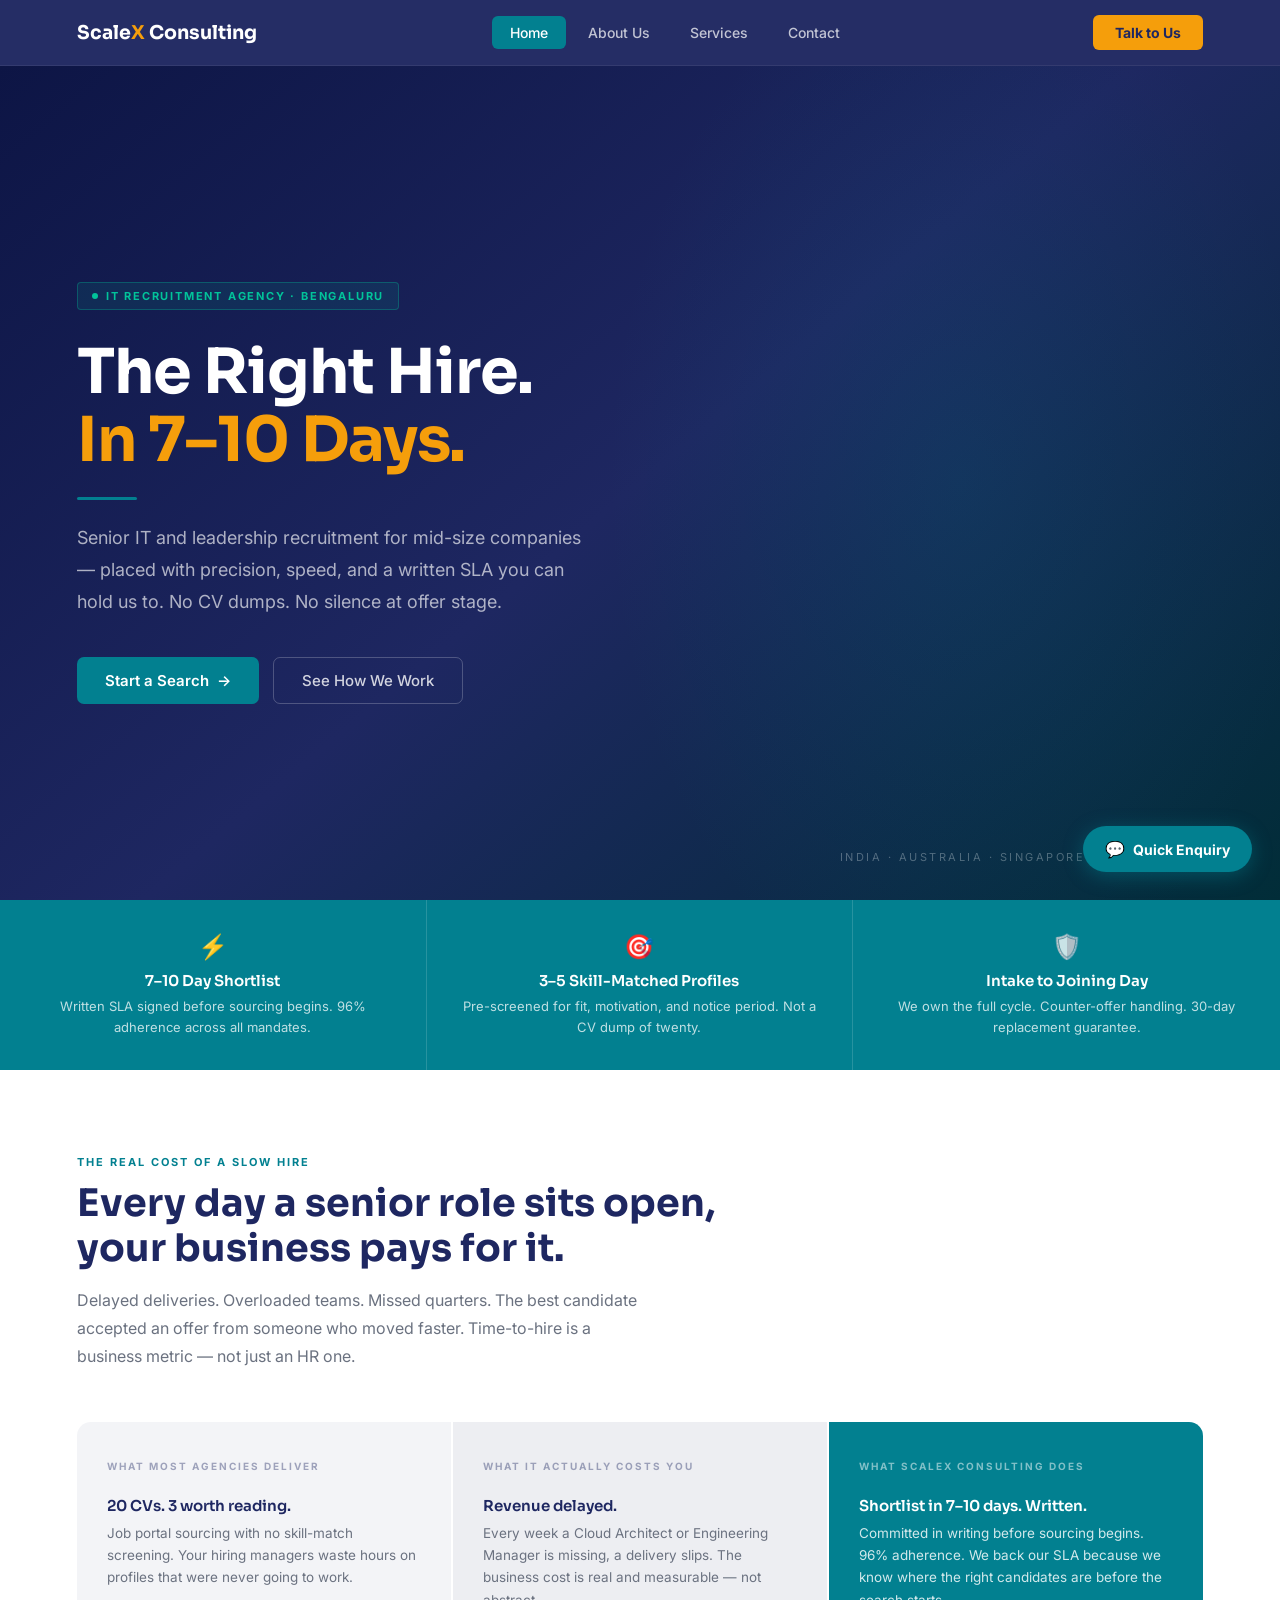
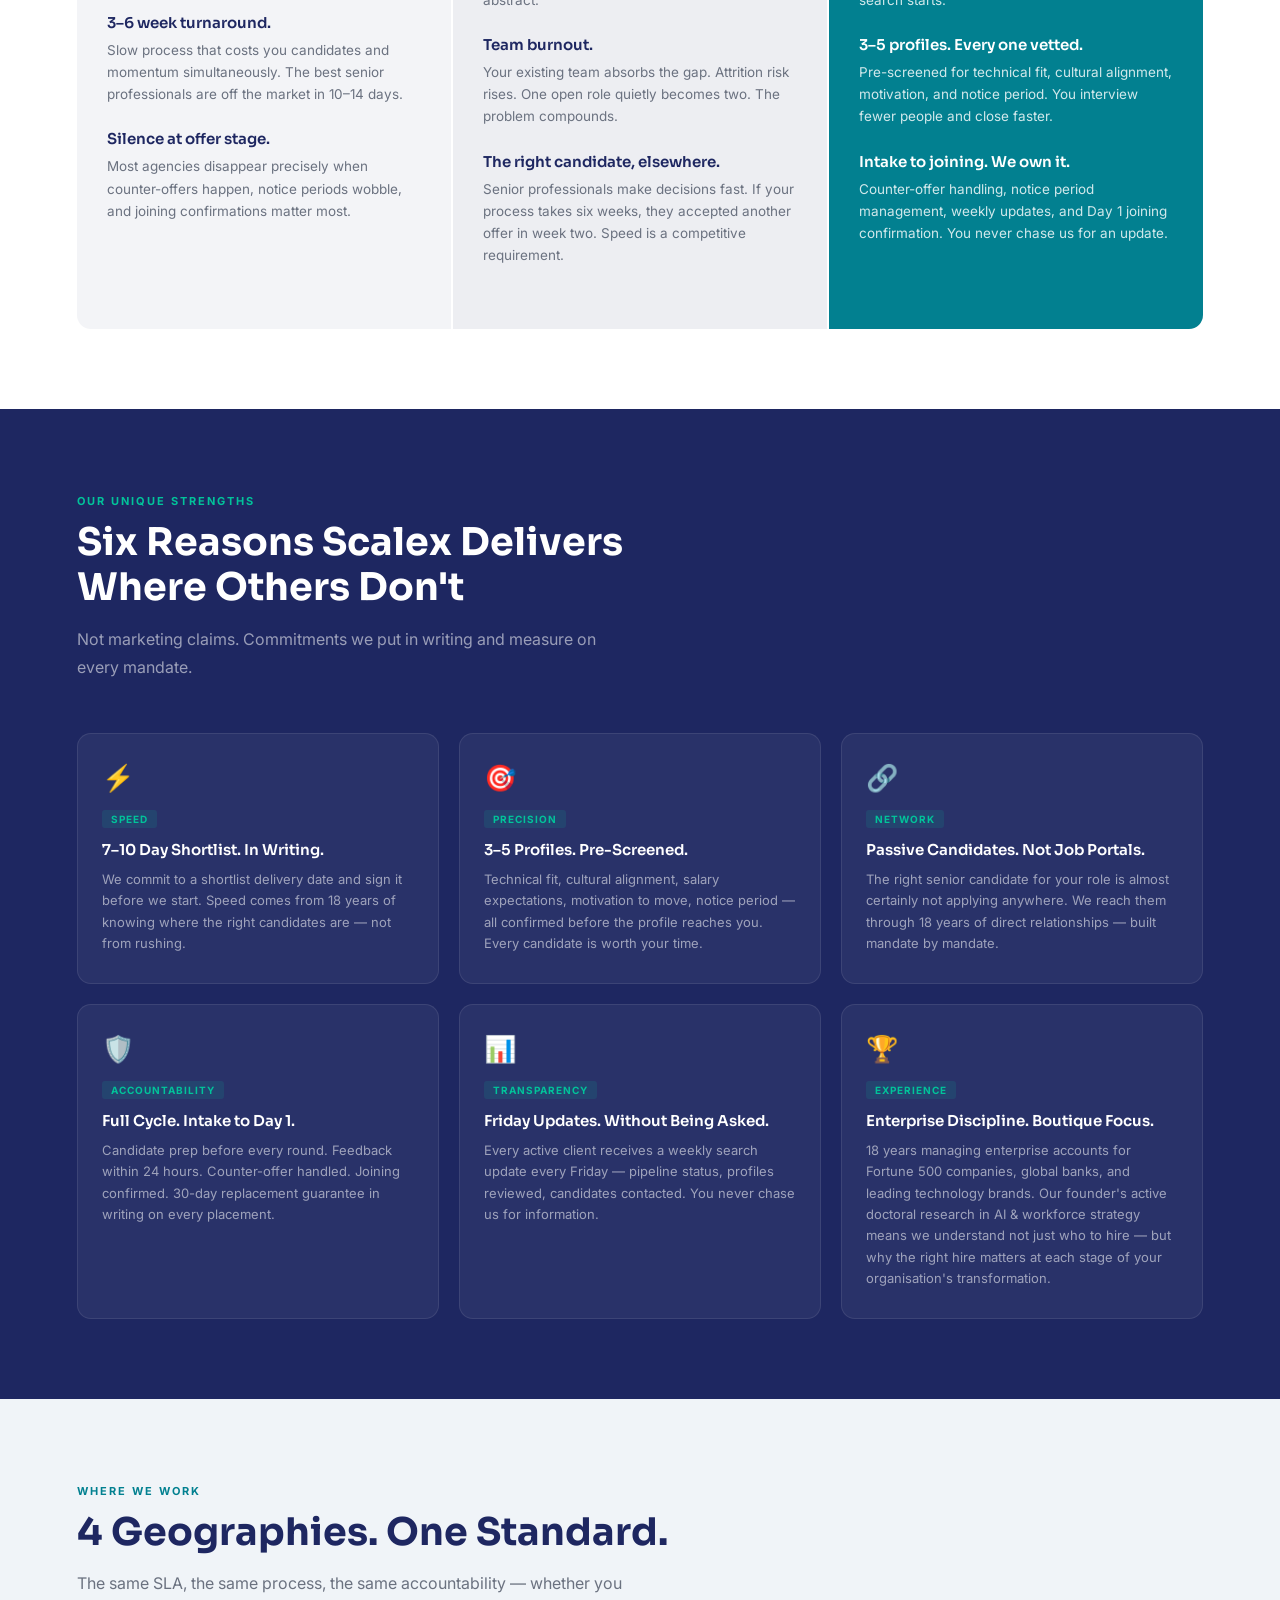
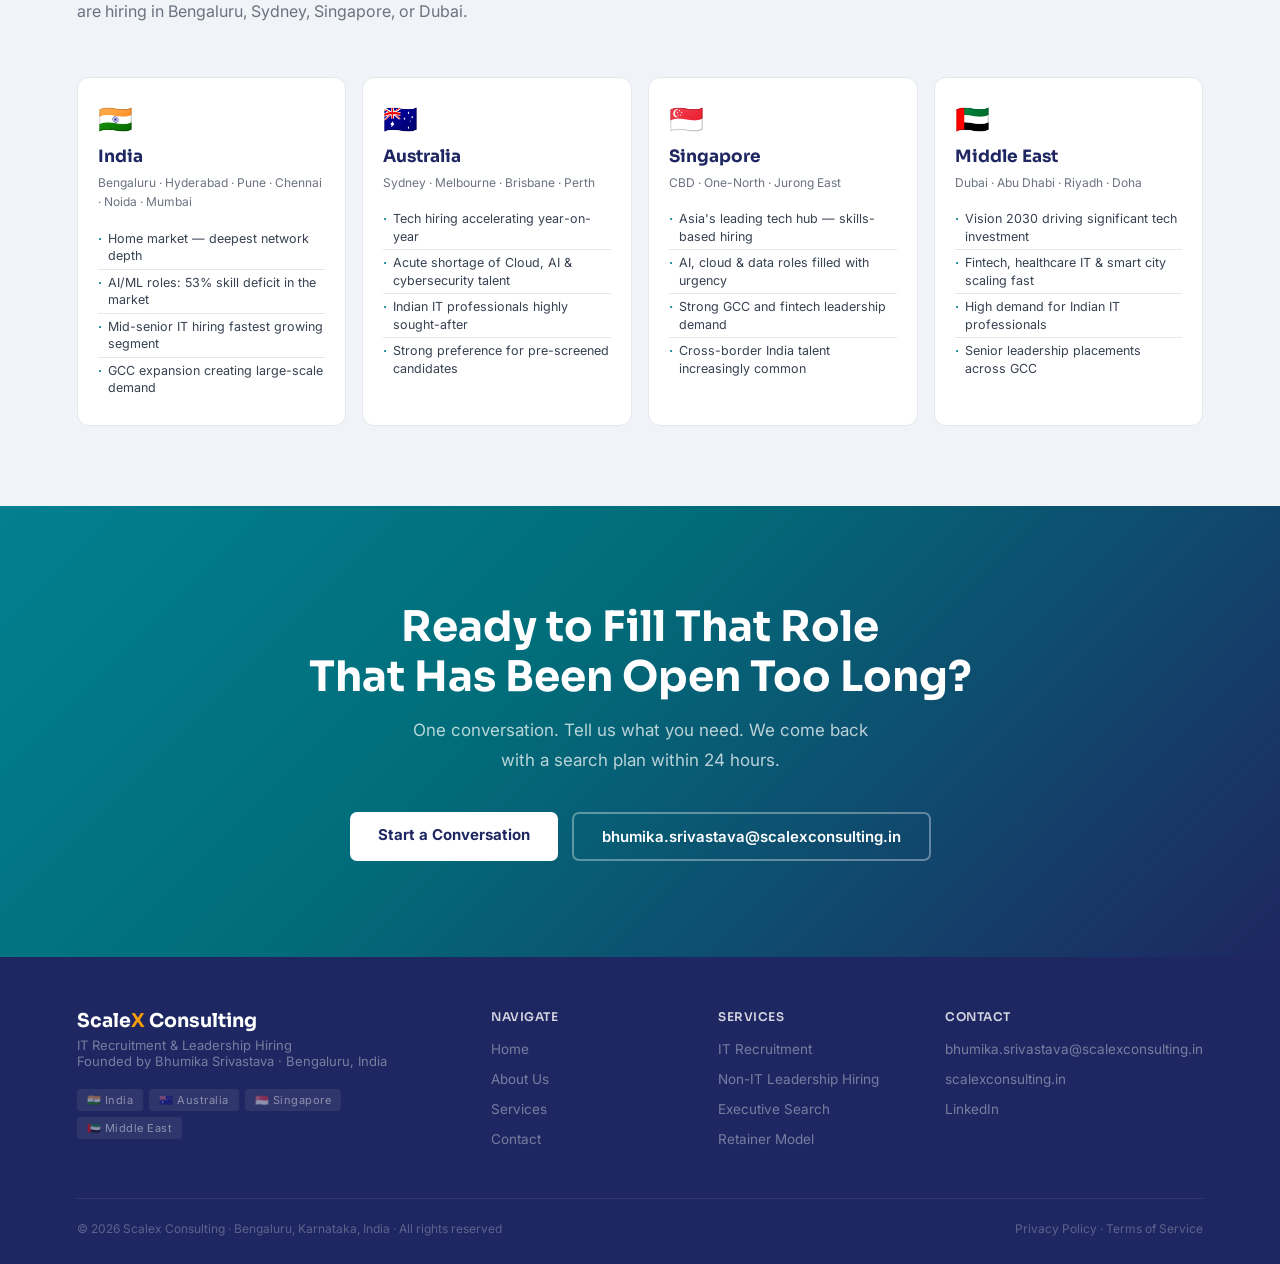
<file: website/index.html>
<!DOCTYPE html>
<html lang="en">
<head>
<meta charset="UTF-8">
<meta name="viewport" content="width=device-width, initial-scale=1.0">
<title>Scalex Consulting | IT Recruitment | India · Australia · Singapore · Middle East</title>
<meta name="description" content="Senior IT and leadership recruitment for mid-size companies. Shortlist in 7–10 days. Written SLA. 96% adherence. India, Australia, Singapore, Middle East.">
<meta name="keywords" content="IT recruitment India, senior IT hiring, leadership recruitment Bengaluru, IT staffing agency, technology recruitment, executive search India, recruitment agency Australia Singapore Middle East">
<meta name="author" content="Bhumika Srivastava, Scalex Consulting">
<meta name="robots" content="index, follow">
<link rel="canonical" href="https://scalexconsulting.in">

<!-- Open Graph -->
<meta property="og:type" content="website">
<meta property="og:url" content="https://scalexconsulting.in">
<meta property="og:title" content="Scalex Consulting | Senior IT Recruitment | 7–10 Day Shortlist">
<meta property="og:description" content="Senior IT and leadership recruitment for mid-size companies across India, Australia, Singapore and the Middle East. Written SLA. 96% adherence.">
<meta property="og:site_name" content="Scalex Consulting">
<meta property="og:locale" content="en_IN">

<!-- Twitter Card -->
<meta name="twitter:card" content="summary_large_image">
<meta name="twitter:title" content="Scalex Consulting | Senior IT Recruitment">
<meta name="twitter:description" content="Senior IT and leadership recruitment. Shortlist in 7–10 days. Written SLA. India · Australia · Singapore · Middle East.">

<link href="https://fonts.googleapis.com/css2?family=Sora:wght@300;400;500;600;700&family=Inter:wght@300;400;500;600&display=swap" rel="stylesheet">

<!-- JSON-LD Structured Data -->
<script type="application/ld+json">
{
  "@context": "https://schema.org",
  "@graph": [
    {
      "@type": "Organization",
      "@id": "https://scalexconsulting.in/#organization",
      "name": "Scalex Consulting",
      "url": "https://scalexconsulting.in",
      "email": "bhumika.srivastava@scalexconsulting.in",
      "description": "Senior IT and leadership recruitment for mid-size companies across India, Australia, Singapore, and the Middle East.",
      "foundingDate": "2026",
      "foundingLocation": "Bengaluru, Karnataka, India",
      "areaServed": ["India", "Australia", "Singapore", "United Arab Emirates", "Saudi Arabia", "Qatar"],
      "founder": {
        "@type": "Person",
        "name": "Bhumika Srivastava",
        "jobTitle": "Founder & Director",
        "alumniOf": "Harvard University",
        "knowsAbout": ["IT Recruitment", "Leadership Hiring", "AI-Driven Workforce Strategy", "Executive Search"]
      },
      "sameAs": ["https://www.linkedin.com/in/sbhumika"]
    },
    {
      "@type": "ProfessionalService",
      "@id": "https://scalexconsulting.in/#service",
      "name": "Scalex Consulting",
      "url": "https://scalexconsulting.in",
      "email": "bhumika.srivastava@scalexconsulting.in",
      "address": {
        "@type": "PostalAddress",
        "addressLocality": "Bengaluru",
        "addressRegion": "Karnataka",
        "addressCountry": "IN"
      },
      "openingHours": "Mo-Fr 09:00-18:00",
      "serviceType": "IT Recruitment and Leadership Hiring"
    },
    {
      "@type": "FAQPage",
      "mainEntity": [
        {
          "@type": "Question",
          "name": "How quickly can Scalex Consulting deliver a shortlist?",
          "acceptedAnswer": {
            "@type": "Answer",
            "text": "We deliver a shortlist of 3–5 pre-screened candidates within 7–10 business days. This is committed in writing before sourcing begins, with 96% adherence across all active mandates."
          }
        },
        {
          "@type": "Question",
          "name": "What geographies does Scalex Consulting recruit for?",
          "acceptedAnswer": {
            "@type": "Answer",
            "text": "We recruit across India (Bengaluru, Hyderabad, Pune, Chennai, Noida, Mumbai), Australia (Sydney, Melbourne, Brisbane, Perth), Singapore, and the Middle East (Dubai, Abu Dhabi, Riyadh, Doha)."
          }
        },
        {
          "@type": "Question",
          "name": "Does Scalex Consulting offer a replacement guarantee?",
          "acceptedAnswer": {
            "@type": "Answer",
            "text": "Yes. Every placement comes with a 30-day free replacement guarantee in writing."
          }
        }
      ]
    }
  ]
}
</script>

<style>
:root{
  --navy:#1E2761;--teal:#028090;--lteal:#02C39A;--gold:#F59E0B;
  --cream:#F0F4F8;--white:#FFFFFF;--dg:#374151;--lg:#6B7280;
  --bdr:#E5E7EB;--d:'Sora',sans-serif;--b:'Inter',sans-serif;
}
*,*::before,*::after{box-sizing:border-box;margin:0;padding:0}
html{scroll-behavior:smooth}
body{font-family:var(--b);color:var(--dg);background:var(--white);-webkit-font-smoothing:antialiased}

/* ── NAV ── */
nav{position:fixed;top:0;left:0;right:0;z-index:200;background:rgba(30,39,97,0.97);backdrop-filter:blur(12px);height:66px;display:flex;align-items:center;justify-content:space-between;padding:0 6%;border-bottom:1px solid rgba(255,255,255,.07)}
.logo{font-family:var(--d);font-size:19px;font-weight:700;color:var(--white);text-decoration:none;cursor:pointer}
.logo span{color:var(--gold)}
.nav-tabs{display:flex;gap:4px;list-style:none}
.nav-tabs li a{color:rgba(255,255,255,.72);font-size:14px;font-weight:500;text-decoration:none;padding:8px 18px;border-radius:6px;transition:all .2s;display:block}
.nav-tabs li a:hover{color:var(--white);background:rgba(255,255,255,.07)}
.nav-tabs li a.active{color:var(--white);background:var(--teal)}
.nav-cta{background:var(--gold);color:var(--navy);padding:9px 22px;border-radius:6px;font-size:14px;font-weight:700;text-decoration:none;transition:all .2s;white-space:nowrap}
.nav-cta:hover{background:#d97706}

/* Hamburger */
.hamburger{display:none;flex-direction:column;gap:5px;cursor:pointer;padding:6px;border:none;background:transparent}
.hamburger span{width:24px;height:2px;background:var(--white);border-radius:2px;transition:all .3s}
.hamburger.open span:nth-child(1){transform:translateY(7px) rotate(45deg)}
.hamburger.open span:nth-child(2){opacity:0}
.hamburger.open span:nth-child(3){transform:translateY(-7px) rotate(-45deg)}

/* Mobile nav drawer */
.mobile-nav{display:none;position:fixed;top:66px;left:0;right:0;background:rgba(30,39,97,0.98);backdrop-filter:blur(12px);border-bottom:1px solid rgba(255,255,255,.1);z-index:199;padding:16px 6% 20px;flex-direction:column;gap:4px}
.mobile-nav.open{display:flex}
.mobile-nav a{color:rgba(255,255,255,.8);font-size:15px;font-weight:500;text-decoration:none;padding:12px 16px;border-radius:7px;transition:all .2s;display:block}
.mobile-nav a:hover,.mobile-nav a.active{color:var(--white);background:var(--teal)}
.mobile-nav .mob-cta{background:var(--gold);color:var(--navy);font-weight:700;margin-top:8px;text-align:center;border:none;cursor:pointer;font-family:var(--b);font-size:15px;border-radius:7px;padding:12px 16px}
.mobile-nav .mob-cta:hover{background:#d97706}

/* ══ POPUP MODAL ══ */
.popup-overlay{display:none;position:fixed;inset:0;background:rgba(0,0,0,.55);backdrop-filter:blur(4px);z-index:500;align-items:center;justify-content:center;padding:20px}
.popup-overlay.open{display:flex}
.popup-box{background:var(--white);border-radius:16px;padding:40px 36px;max-width:560px;width:100%;max-height:90vh;overflow-y:auto;position:relative;animation:popIn .25s ease}
@keyframes popIn{from{opacity:0;transform:translateY(20px)}to{opacity:1;transform:translateY(0)}}
.popup-close{position:absolute;top:16px;right:18px;background:none;border:none;font-size:22px;color:var(--lg);cursor:pointer;line-height:1;padding:4px 8px;border-radius:4px;transition:color .2s}
.popup-close:hover{color:var(--navy)}
.popup-box h2{font-family:var(--d);font-size:22px;font-weight:700;color:var(--navy);margin-bottom:6px}
.popup-sub{font-size:14px;color:var(--lg);margin-bottom:24px;line-height:1.6}
.popup-or{text-align:center;margin:20px 0 0;font-size:13px;color:var(--lg)}
.popup-or a{color:var(--teal);font-weight:600;text-decoration:none}
.popup-or a:hover{text-decoration:underline}
.popup-success{display:none;text-align:center;padding:20px 0}
.popup-success h3{font-family:var(--d);font-size:20px;font-weight:700;color:var(--navy);margin-bottom:10px}
.popup-success p{font-size:15px;color:var(--lg);line-height:1.7}
.popup-tick{font-size:48px;margin-bottom:16px}

/* ── PAGES ── */
.page{display:none;min-height:100vh;padding-top:66px}
.page.active{display:block}

/* ── SHARED ── */
.sec{padding:80px 6%}
.sec-alt{background:var(--cream)}
.sec-dark{background:var(--navy)}
.ey{display:inline-block;font-size:11px;font-weight:700;color:var(--teal);letter-spacing:2px;text-transform:uppercase;margin-bottom:12px}
.ey-lt{color:var(--lteal)}
.st{font-family:var(--d);font-size:clamp(26px,3vw,38px);font-weight:700;color:var(--navy);line-height:1.2;margin-bottom:14px}
.st-w{color:var(--white)}
.ss{font-size:16px;color:var(--lg);max-width:560px;line-height:1.75}
.ss-w{color:rgba(255,255,255,.55)}
.sh{margin-bottom:52px}
.btn-p{background:var(--teal);color:var(--white);padding:13px 28px;border-radius:7px;font-size:15px;font-weight:600;text-decoration:none;display:inline-flex;align-items:center;gap:8px;transition:all .2s;cursor:pointer;border:none;font-family:var(--b)}
.btn-p:hover{background:#026d7a;transform:translateY(-1px)}
.btn-s{background:transparent;color:rgba(255,255,255,.8);padding:13px 28px;border-radius:7px;border:1px solid rgba(255,255,255,.22);font-size:15px;font-weight:500;text-decoration:none;transition:all .2s;cursor:pointer}
.btn-s:hover{border-color:var(--gold);color:var(--gold)}
.btn-w{background:var(--white);color:var(--navy);padding:13px 28px;border-radius:7px;font-size:15px;font-weight:700;text-decoration:none;transition:all .2s}
.btn-w:hover{background:var(--gold);transform:translateY(-2px)}
.btn-ow{background:transparent;color:var(--white);padding:13px 28px;border-radius:7px;border:2px solid rgba(255,255,255,.35);font-size:15px;font-weight:600;text-decoration:none;transition:all .2s}
.btn-ow:hover{border-color:var(--white)}
.row{display:flex;gap:14px;flex-wrap:wrap}

/* Shared form elements (popup + contact page) */
.fr2{display:grid;grid-template-columns:1fr 1fr;gap:14px}
.fg{margin-bottom:16px}
.fg label{display:block;font-size:13px;font-weight:600;color:var(--dg);margin-bottom:6px}
.fg input,.fg select,.fg textarea{width:100%;padding:11px 14px;border:1.5px solid var(--bdr);border-radius:7px;font-size:14px;color:var(--dg);font-family:var(--b);background:var(--white);transition:border-color .2s;outline:none}
.fg input:focus,.fg select:focus,.fg textarea:focus{border-color:var(--teal)}
.fg textarea{resize:vertical;min-height:80px}
.fsub{width:100%;background:var(--navy);color:var(--white);padding:13px;border-radius:7px;border:none;font-size:15px;font-weight:600;font-family:var(--b);cursor:pointer;transition:background .2s;letter-spacing:.3px}
.fsub:hover{background:var(--teal)}

/* ════════════════════════════
   PAGE 1 — HOME
════════════════════════════ */

/* Hero */
.hero{min-height:calc(100vh - 66px);background:linear-gradient(140deg,#0d1545 0%,#1E2761 50%,#012d38 100%);display:flex;align-items:center;padding:80px 6% 60px;position:relative;overflow:hidden}
.hero::after{content:'';position:absolute;top:-20%;right:-5%;width:60%;height:140%;background:radial-gradient(ellipse at center,rgba(2,128,144,.15) 0%,transparent 65%);pointer-events:none}
.hero-inner{max-width:680px;position:relative;z-index:2}
.eyebrow{display:inline-flex;align-items:center;gap:8px;background:rgba(2,195,154,.1);border:1px solid rgba(2,195,154,.3);border-radius:4px;padding:6px 14px;font-size:11px;font-weight:700;color:var(--lteal);letter-spacing:1.8px;text-transform:uppercase;margin-bottom:28px}
.dot{width:6px;height:6px;background:var(--lteal);border-radius:50%;animation:blink 2s infinite}
@keyframes blink{0%,100%{opacity:1;transform:scale(1)}50%{opacity:.4;transform:scale(1.5)}}
.hero h1{font-family:var(--d);font-size:clamp(38px,5vw,62px);font-weight:700;color:var(--white);line-height:1.1;letter-spacing:-1px;margin-bottom:10px}
.hero h1 em{font-style:normal;color:var(--gold)}
.hero-line{width:60px;height:3px;background:var(--teal);border-radius:2px;margin:22px 0}
.hero-sub{font-size:18px;color:rgba(255,255,255,.65);line-height:1.8;max-width:520px;margin-bottom:38px}
.hero-geo{position:absolute;bottom:36px;right:6%;font-size:11px;color:rgba(255,255,255,.3);letter-spacing:2.5px;text-transform:uppercase}

/* 3-col promise strip */
.promise{background:var(--teal);padding:0}
.promise-inner{display:grid;grid-template-columns:repeat(3,1fr)}
.promise-item{padding:32px 30px;border-right:1px solid rgba(255,255,255,.15);text-align:center}
.promise-item:last-child{border-right:none}
.promise-item h3{font-family:var(--d);font-size:15px;font-weight:600;color:var(--white);margin-bottom:6px}
.promise-item p{font-size:13px;color:rgba(255,255,255,.75);line-height:1.6}
.promise-icon{font-size:24px;margin-bottom:10px}

/* Problem */
.prob-grid{display:grid;grid-template-columns:1fr 1fr 1fr;gap:2px;border-radius:14px;overflow:hidden;margin-top:48px}
.pc{padding:38px 30px}
.pc-1{background:rgba(30,39,97,.05)}
.pc-2{background:rgba(30,39,97,.08)}
.pc-3{background:var(--teal)}
.pc-lbl{font-size:10px;font-weight:700;letter-spacing:2px;text-transform:uppercase;color:rgba(30,39,97,.4);margin-bottom:24px}
.pc-3 .pc-lbl{color:rgba(255,255,255,.5)}
.pi{margin-bottom:24px}
.pi h4{font-family:var(--d);font-size:15px;font-weight:600;color:var(--navy);margin-bottom:7px}
.pi p{font-size:13.5px;color:var(--lg);line-height:1.65}
.pc-3 .pi h4{color:var(--white)}
.pc-3 .pi p{color:rgba(255,255,255,.82)}

/* Why strip */
.why-strip{background:var(--navy);padding:80px 6%}
.why-grid{display:grid;grid-template-columns:repeat(3,1fr);gap:20px;margin-top:52px}
.why-card{background:rgba(255,255,255,.05);border:1px solid rgba(255,255,255,.09);border-radius:14px;padding:28px 24px;transition:border-color .2s,background .2s}
.why-card:hover{border-color:var(--gold);background:rgba(255,255,255,.08)}
.why-icon{font-size:26px;margin-bottom:14px}
.why-tag{display:inline-block;background:rgba(2,195,154,.12);color:var(--lteal);font-size:10px;font-weight:700;padding:3px 9px;border-radius:3px;letter-spacing:1px;text-transform:uppercase;margin-bottom:12px}
.why-card h4{font-family:var(--d);font-size:15px;font-weight:600;color:var(--white);margin-bottom:10px}
.why-card p{font-size:13px;color:rgba(255,255,255,.55);line-height:1.65}

/* Markets home */
.mkt-row{display:grid;grid-template-columns:repeat(4,1fr);gap:16px}
.mkt-card{background:var(--white);border:1.5px solid var(--bdr);border-radius:12px;padding:24px 20px;transition:border-color .2s,box-shadow .2s}
.mkt-card:hover{border-color:var(--teal);box-shadow:0 4px 16px rgba(2,128,144,.1)}
.mkt-flag{font-size:28px;margin-bottom:10px}
.mkt-card h3{font-family:var(--d);font-size:17px;font-weight:700;color:var(--navy);margin-bottom:6px}
.mkt-cities{font-size:12px;color:var(--lg);margin-bottom:14px;line-height:1.6}
.mkt-pts{list-style:none}
.mkt-pts li{font-size:12.5px;color:var(--dg);padding:4px 0;border-bottom:1px solid var(--bdr);display:flex;gap:6px;line-height:1.4}
.mkt-pts li:last-child{border-bottom:none}
.mkt-pts li::before{content:'·';color:var(--teal);flex-shrink:0;font-weight:700}

/* Home CTA */
.home-cta{background:linear-gradient(135deg,var(--teal) 0%,#016d7a 40%,var(--navy) 100%);padding:96px 6%;text-align:center}
.home-cta h2{font-family:var(--d);font-size:clamp(28px,3.5vw,42px);font-weight:700;color:var(--white);margin-bottom:14px;line-height:1.2}
.home-cta p{font-size:17px;color:rgba(255,255,255,.72);max-width:480px;margin:0 auto 36px;line-height:1.75}

/* ════════════════════════════
   PAGE 2 — ABOUT US
════════════════════════════ */
.about-hero{background:var(--navy);padding:80px 6%;display:grid;grid-template-columns:1.1fr 1fr;gap:60px;align-items:center}
.about-hero-left h1{font-family:var(--d);font-size:clamp(30px,3.5vw,44px);font-weight:700;color:var(--white);line-height:1.2;margin-bottom:16px}
.about-hero-left p{font-size:16px;color:rgba(255,255,255,.65);line-height:1.8;margin-bottom:20px}
.about-stats{display:grid;grid-template-columns:1fr 1fr;gap:20px}
.astat{background:rgba(255,255,255,.06);border:1px solid rgba(255,255,255,.1);border-radius:12px;padding:24px 20px;text-align:center;transition:border-color .2s}
.astat:hover{border-color:var(--gold)}
.astat-num{font-family:var(--d);font-size:46px;font-weight:700;color:var(--gold);line-height:1;margin-bottom:6px}
.astat-lbl{font-size:12px;color:rgba(255,255,255,.5);line-height:1.5}

/* Founder bio */
.founder-grid{display:grid;grid-template-columns:1fr 1.6fr;gap:48px;align-items:start}
.founder-photo{background:var(--cream);border-radius:14px;padding:36px;text-align:center}
.founder-initials{width:90px;height:90px;border-radius:50%;background:var(--navy);color:var(--gold);font-family:var(--d);font-size:32px;font-weight:700;display:flex;align-items:center;justify-content:center;margin:0 auto 18px}
.founder-name{font-family:var(--d);font-size:20px;font-weight:700;color:var(--navy);margin-bottom:4px}
.founder-title{font-size:13px;color:var(--teal);font-weight:600;margin-bottom:18px}
.founder-creds{display:flex;flex-direction:column;gap:10px;text-align:left}
.cred{display:flex;align-items:flex-start;gap:10px;font-size:13px;color:var(--dg);line-height:1.5}
.cred::before{content:'✦';color:var(--teal);font-size:11px;flex-shrink:0;margin-top:2px}
.founder-bio h3{font-family:var(--d);font-size:22px;font-weight:600;color:var(--navy);margin-bottom:18px}
.founder-bio p{font-size:14.5px;color:var(--dg);line-height:1.85;margin-bottom:16px}
.quote-block{background:var(--teal);border-radius:12px;padding:24px 28px;margin-top:24px}
.quote-block p{font-size:15px;color:var(--white);line-height:1.75;font-style:italic;margin-bottom:12px}
.quote-block span{font-size:13px;color:rgba(255,255,255,.7);font-weight:600}

/* Mission values */
.mission-grid{display:grid;grid-template-columns:repeat(3,1fr);gap:20px}
.mv-card{border:1.5px solid var(--bdr);border-radius:14px;padding:28px 24px;transition:border-color .2s,box-shadow .2s}
.mv-card:hover{border-color:var(--teal);box-shadow:0 4px 18px rgba(2,128,144,.09)}
.mv-icon{font-size:28px;margin-bottom:14px}
.mv-card h4{font-family:var(--d);font-size:16px;font-weight:600;color:var(--navy);margin-bottom:10px}
.mv-card p{font-size:13.5px;color:var(--lg);line-height:1.65}

/* ════════════════════════════
   PAGE 3 — SERVICES
════════════════════════════ */
.svc-hero{background:var(--navy);padding:80px 6%;text-align:center}
.svc-hero h1{font-family:var(--d);font-size:clamp(30px,3.5vw,44px);font-weight:700;color:var(--white);margin-bottom:14px;line-height:1.2}
.svc-hero p{font-size:17px;color:rgba(255,255,255,.65);max-width:560px;margin:0 auto}

/* Role cards */
.role-grid{display:grid;grid-template-columns:1fr 1fr;gap:24px}
.role-card{background:var(--white);border-radius:14px;overflow:hidden;box-shadow:0 1px 4px rgba(0,0,0,.06);transition:box-shadow .2s}
.role-card:hover{box-shadow:0 8px 28px rgba(30,39,97,.1)}
.rc-h{padding:22px 26px}
.rc-h.it{background:var(--navy)}
.rc-h.nonit{background:var(--teal)}
.rc-h h3{font-family:var(--d);font-size:17px;font-weight:600;color:var(--white)}
.rc-h p{font-size:13px;color:rgba(255,255,255,.65);margin-top:3px}
.rc-b{padding:26px}
.rl{list-style:none;display:grid;grid-template-columns:1fr 1fr;gap:10px}
.rl li{font-size:13.5px;color:var(--dg);display:flex;align-items:flex-start;gap:7px;line-height:1.4}
.rl li::before{content:'→';color:var(--teal);font-weight:700;flex-shrink:0;margin-top:1px}

/* Process */
.proc-grid{display:grid;grid-template-columns:repeat(3,1fr);gap:18px}
.ps{background:var(--white);border-radius:14px;padding:28px 24px;position:relative;box-shadow:0 1px 3px rgba(0,0,0,.05);transition:box-shadow .2s}
.ps:hover{box-shadow:0 6px 20px rgba(30,39,97,.08)}
.pn{width:36px;height:36px;border-radius:50%;background:var(--navy);color:var(--white);font-family:var(--d);font-size:13px;font-weight:700;display:flex;align-items:center;justify-content:center;margin-bottom:14px}
.pt{position:absolute;top:22px;right:22px;background:var(--gold);color:var(--navy);font-size:10px;font-weight:700;padding:3px 9px;border-radius:4px;letter-spacing:.5px}
.ps h4{font-family:var(--d);font-size:15px;font-weight:600;color:var(--navy);margin-bottom:9px}
.ps p{font-size:13.5px;color:var(--lg);line-height:1.65}

/* Sectors */
.sec2-grid{display:grid;grid-template-columns:1fr 1fr;gap:24px}
.scard{background:var(--white);border-radius:14px;padding:30px}
.scard h3{font-family:var(--d);font-size:16px;font-weight:600;color:var(--navy);margin-bottom:16px;padding-bottom:12px;border-bottom:2px solid var(--teal)}
.tags{display:flex;flex-wrap:wrap;gap:8px}
.tag{background:var(--cream);color:var(--dg);font-size:13px;padding:6px 14px;border-radius:20px;border:1px solid var(--bdr)}

/* Why compare */
.ctab{width:100%;border-collapse:collapse;border-radius:12px;overflow:hidden;font-size:14px;box-shadow:0 1px 4px rgba(0,0,0,.07)}
.ctab th{padding:13px 18px;font-family:var(--d);font-size:12px;font-weight:600;letter-spacing:.3px}
.ctab th:first-child{text-align:left;background:var(--cream);color:var(--navy)}
.ctab th.ch{background:#f3f4f6;color:var(--lg);text-align:center}
.ctab th.cs{background:var(--navy);color:var(--white);text-align:center}
.ctab td{padding:12px 18px;border-bottom:1px solid var(--bdr);text-align:center;vertical-align:middle}
.ctab td:first-child{text-align:left;font-weight:500;color:var(--navy)}
.ctab tr:last-child td{border-bottom:none}
.ctab tr:nth-child(even) td{background:#fafafa}
.ctab tr:nth-child(even) td.sc{background:rgba(2,128,144,.06)}
.ctab td.sc{background:rgba(2,128,144,.04);font-weight:600;color:var(--teal)}
.tk{color:#10b981}.cx{color:#ef4444}.pt2{color:#f59e0b}

/* ════════════════════════════
   PAGE 4 — CONTACT
════════════════════════════ */
.contact-hero{background:var(--navy);padding:80px 6%;text-align:center}
.contact-hero h1{font-family:var(--d);font-size:clamp(30px,3.5vw,42px);font-weight:700;color:var(--white);margin-bottom:14px}
.contact-hero p{font-size:17px;color:rgba(255,255,255,.65);max-width:520px;margin:0 auto}

.contact-grid{display:grid;grid-template-columns:1fr 1.5fr;gap:48px;align-items:start}
.ci h3{font-family:var(--d);font-size:20px;font-weight:600;color:var(--navy);margin-bottom:22px}
.citem{display:flex;gap:14px;align-items:flex-start;margin-bottom:18px}
.cico{width:42px;height:42px;border-radius:9px;background:var(--cream);border:1px solid var(--bdr);display:flex;align-items:center;justify-content:center;font-size:18px;flex-shrink:0}
.cit strong{font-size:11px;color:var(--lg);display:block;margin-bottom:3px;text-transform:uppercase;letter-spacing:.5px}
.cit a,.cit span{font-size:15px;color:var(--navy);font-weight:500;text-decoration:none}
.cit a:hover{color:var(--teal)}
.cf{background:var(--white);border-radius:14px;padding:36px;box-shadow:0 2px 14px rgba(0,0,0,.06)}
.cf h3{font-family:var(--d);font-size:20px;font-weight:600;color:var(--navy);margin-bottom:24px}

/* Offices */
.offices-grid{display:grid;grid-template-columns:repeat(4,1fr);gap:16px;margin-top:20px}
.off-card{background:var(--white);border:1.5px solid var(--bdr);border-radius:12px;padding:22px 18px;text-align:center;transition:border-color .2s}
.off-card:hover{border-color:var(--teal)}
.off-flag{font-size:28px;margin-bottom:8px}
.off-card h4{font-family:var(--d);font-size:15px;font-weight:700;color:var(--navy);margin-bottom:6px}
.off-card p{font-size:12.5px;color:var(--lg);line-height:1.6}

/* ── FOOTER ── */
footer{background:var(--navy);padding:52px 6% 28px}
.fg3{display:grid;grid-template-columns:2fr 1fr 1fr 1fr;gap:40px;margin-bottom:40px}
.fb-name{font-family:var(--d);font-size:19px;font-weight:700;color:var(--white);margin-bottom:4px}
.fb-name span{color:var(--gold)}
.fb-tl{font-size:13px;color:rgba(255,255,255,.4);margin-bottom:20px}
.f-geos{display:flex;flex-wrap:wrap;gap:6px}
.fgt{font-size:11px;padding:4px 10px;border-radius:4px;background:rgba(255,255,255,.07);color:rgba(255,255,255,.45);letter-spacing:.5px}
.fc h4{font-family:var(--d);font-size:12px;font-weight:600;color:rgba(255,255,255,.8);letter-spacing:.5px;text-transform:uppercase;margin-bottom:14px}
.fc ul{list-style:none}
.fc ul li{margin-bottom:10px}
.fc ul li a,.fc ul li span{font-size:13.5px;color:rgba(255,255,255,.4);text-decoration:none;transition:color .2s;cursor:pointer}
.fc ul li a:hover,.fc ul li span:hover{color:var(--gold)}
.fbot{border-top:1px solid rgba(255,255,255,.09);padding-top:22px;display:flex;justify-content:space-between;align-items:center;flex-wrap:wrap;gap:10px}
.fbot p,.fbot a{font-size:12px;color:rgba(255,255,255,.28);text-decoration:none}
.fbot a:hover{color:var(--gold)}

/* Floating CTA */
.float-cta{position:fixed;bottom:28px;right:28px;z-index:300;background:var(--teal);color:var(--white);border:none;border-radius:50px;padding:13px 22px;font-size:14px;font-weight:700;font-family:var(--b);cursor:pointer;box-shadow:0 4px 20px rgba(2,128,144,.45);transition:all .25s;display:flex;align-items:center;gap:8px;white-space:nowrap}
.float-cta:hover{background:#026d7a;transform:translateY(-2px);box-shadow:0 6px 24px rgba(2,128,144,.55)}
.float-cta .fc-icon{font-size:16px}
@media(max-width:480px){.float-cta{padding:12px 16px;font-size:13px;bottom:20px;right:16px}}

/* ── RESPONSIVE ── */
@media(max-width:1024px){
  .mkt-row,.offices-grid{grid-template-columns:1fr 1fr}
  .fg3{grid-template-columns:1fr 1fr}
  .about-hero{grid-template-columns:1fr;gap:40px}
}
@media(max-width:768px){
  .research-grid{grid-template-columns:1fr!important}
  nav{padding:0 5%}
  .nav-tabs,.nav-cta{display:none}
  .hamburger{display:flex}
  .sec{padding:56px 5%}
  .why-strip{padding:56px 5%}
  .home-cta{padding:64px 5%}
  .about-hero,.svc-hero,.contact-hero{padding:60px 5%}
  .prob-grid,.why-grid,.proc-grid,.mission-grid{grid-template-columns:1fr}
  .role-grid,.sec2-grid,.contact-grid,.founder-grid{grid-template-columns:1fr}
  .promise-inner{grid-template-columns:1fr}
  .promise-item{border-right:none;border-bottom:1px solid rgba(255,255,255,.15)}
  .about-stats,.fr2{grid-template-columns:1fr 1fr}
  .mkt-row,.offices-grid{grid-template-columns:1fr 1fr}
  .fg3{grid-template-columns:1fr 1fr}
  .hero-geo{display:none}
  .rl{grid-template-columns:1fr}
  .cf{padding:24px 20px}
  .ctab th,.ctab td{padding:10px 12px;font-size:12px}
  .popup-box{padding:28px 22px}
}
@media(max-width:480px){
  .sec{padding:48px 4%}
  .why-strip{padding:48px 4%}
  .home-cta{padding:52px 4%}
  .about-stats{grid-template-columns:1fr 1fr}
  .fr2{grid-template-columns:1fr}
  .mkt-row,.offices-grid{grid-template-columns:1fr}
  .fg3{grid-template-columns:1fr}
  .row{flex-direction:column}
}
</style>
</head>
<body>

<!-- ══ NAV ══ -->
<nav>
  <a class="logo" onclick="showPage('home')">Scale<span>X</span> Consulting</a>
  <ul class="nav-tabs">
    <li><a href="#" onclick="showPage('home')" id="tab-home" class="active">Home</a></li>
    <li><a href="#" onclick="showPage('about')" id="tab-about">About Us</a></li>
    <li><a href="#" onclick="showPage('services')" id="tab-services">Services</a></li>
    <li><a href="#" onclick="showPage('contact')" id="tab-contact">Contact</a></li>
  </ul>
  <a class="nav-cta" href="#" onclick="showPage('contact')">Talk to Us</a>
  <button class="hamburger" id="hamburger" aria-label="Toggle menu" aria-expanded="false">
    <span></span><span></span><span></span>
  </button>
</nav>

<!-- Mobile nav drawer -->
<div class="mobile-nav" id="mobile-nav">
  <a href="#" onclick="showPage('home')" id="mob-tab-home" class="active">Home</a>
  <a href="#" onclick="showPage('about')" id="mob-tab-about">About Us</a>
  <a href="#" onclick="showPage('services')" id="mob-tab-services">Services</a>
  <a href="#" onclick="showPage('contact')" id="mob-tab-contact">Contact</a>
  <button class="mob-cta" onclick="showPage('contact')">Talk to Us →</button>
</div>

<!-- ══ POPUP MODAL ══ -->
<div class="popup-overlay" id="popup-overlay">
  <div class="popup-box">
    <button class="popup-close" onclick="closePopup()" aria-label="Close">&times;</button>

    <div id="popup-form-state">
      <h2>Let's Talk</h2>
      <p class="popup-sub">Tell us about the role. We come back with a search plan within 24 hours — no obligation.</p>
      <div class="fr2">
        <div class="fg"><label>Your Name *</label><input id="p-name" type="text" placeholder="Full name"></div>
        <div class="fg"><label>Company *</label><input id="p-company" type="text" placeholder="Company name"></div>
      </div>
      <div class="fr2">
        <div class="fg"><label>Work Email *</label><input id="p-email" type="email" placeholder="Work email"></div>
        <div class="fg"><label>Phone</label><input id="p-phone" type="tel" placeholder="+91 / +61 / +65 / +971"></div>
      </div>
      <div class="fg"><label>What do you need?</label>
        <select id="p-enquiry">
          <option value="">Select enquiry type</option>
          <option>IT Recruitment — Senior / Leadership Role</option>
          <option>Non-IT Leadership Hiring</option>
          <option>Executive Search (CXO Level)</option>
          <option>Retainer / Exclusive Partnership</option>
          <option>Not sure yet — let's talk</option>
        </select>
      </div>
      <div class="fg"><label>Brief on the role</label>
        <textarea id="p-message" placeholder="Role title, level, location — the more you share, the faster we respond..."></textarea>
      </div>
      <button class="fsub" onclick="submitPopup()">Send Message &nbsp;→</button>
      <p class="popup-or">Or email us directly at <a href="mailto:bhumika.srivastava@scalexconsulting.in">bhumika.srivastava@scalexconsulting.in</a></p>
    </div>

    <div class="popup-success" id="popup-success">
      <div class="popup-tick">✅</div>
      <h3>Message Received</h3>
      <p>Thank you — we'll come back with a search plan within 24 hours on business days.</p>
    </div>
  </div>
</div>

<!-- ══════════════════════════
     PAGE 1 — HOME
══════════════════════════ -->
<div class="page active" id="page-home">

  <!-- Hero -->
  <div class="hero">
    <div class="hero-inner">
      <div class="eyebrow"><span class="dot"></span>IT Recruitment Agency · Bengaluru</div>
      <h1>The Right Hire.<br><em>In 7–10 Days.</em></h1>
      <div class="hero-line"></div>
      <p class="hero-sub">Senior IT and leadership recruitment for mid-size companies — placed with precision, speed, and a written SLA you can hold us to. No CV dumps. No silence at offer stage.</p>
      <div class="row">
        <a class="btn-p" href="#" onclick="showPage('contact')">Start a Search &nbsp;→</a>
        <a class="btn-s" href="#" onclick="showPage('services')">See How We Work</a>
      </div>
    </div>
    <div class="hero-geo">India · Australia · Singapore · Middle East</div>
  </div>

  <!-- Promise strip -->
  <div class="promise">
    <div class="promise-inner">
      <div class="promise-item">
        <div class="promise-icon">⚡</div>
        <h3>7–10 Day Shortlist</h3>
        <p>Written SLA signed before sourcing begins. 96% adherence across all mandates.</p>
      </div>
      <div class="promise-item">
        <div class="promise-icon">🎯</div>
        <h3>3–5 Skill-Matched Profiles</h3>
        <p>Pre-screened for fit, motivation, and notice period. Not a CV dump of twenty.</p>
      </div>
      <div class="promise-item">
        <div class="promise-icon">🛡️</div>
        <h3>Intake to Joining Day</h3>
        <p>We own the full cycle. Counter-offer handling. 30-day replacement guarantee.</p>
      </div>
    </div>
  </div>

  <!-- Problem -->
  <div class="sec">
    <div class="sh">
      <span class="ey">The Real Cost of a Slow Hire</span>
      <h2 class="st">Every day a senior role sits open,<br>your business pays for it.</h2>
      <p class="ss">Delayed deliveries. Overloaded teams. Missed quarters. The best candidate accepted an offer from someone who moved faster. Time-to-hire is a business metric — not just an HR one.</p>
    </div>
    <div class="prob-grid">
      <div class="pc pc-1">
        <div class="pc-lbl">What most agencies deliver</div>
        <div class="pi"><h4>20 CVs. 3 worth reading.</h4><p>Job portal sourcing with no skill-match screening. Your hiring managers waste hours on profiles that were never going to work.</p></div>
        <div class="pi"><h4>3–6 week turnaround.</h4><p>Slow process that costs you candidates and momentum simultaneously. The best senior professionals are off the market in 10–14 days.</p></div>
        <div class="pi"><h4>Silence at offer stage.</h4><p>Most agencies disappear precisely when counter-offers happen, notice periods wobble, and joining confirmations matter most.</p></div>
      </div>
      <div class="pc pc-2">
        <div class="pc-lbl">What it actually costs you</div>
        <div class="pi"><h4>Revenue delayed.</h4><p>Every week a Cloud Architect or Engineering Manager is missing, a delivery slips. The business cost is real and measurable — not abstract.</p></div>
        <div class="pi"><h4>Team burnout.</h4><p>Your existing team absorbs the gap. Attrition risk rises. One open role quietly becomes two. The problem compounds.</p></div>
        <div class="pi"><h4>The right candidate, elsewhere.</h4><p>Senior professionals make decisions fast. If your process takes six weeks, they accepted another offer in week two. Speed is a competitive requirement.</p></div>
      </div>
      <div class="pc pc-3">
        <div class="pc-lbl">What Scalex Consulting does</div>
        <div class="pi"><h4>Shortlist in 7–10 days. Written.</h4><p>Committed in writing before sourcing begins. 96% adherence. We back our SLA because we know where the right candidates are before the search starts.</p></div>
        <div class="pi"><h4>3–5 profiles. Every one vetted.</h4><p>Pre-screened for technical fit, cultural alignment, motivation, and notice period. You interview fewer people and close faster.</p></div>
        <div class="pi"><h4>Intake to joining. We own it.</h4><p>Counter-offer handling, notice period management, weekly updates, and Day 1 joining confirmation. You never chase us for an update.</p></div>
      </div>
    </div>
  </div>

  <!-- Why Scalex -->
  <div class="why-strip">
    <div class="sh">
      <span class="ey ey-lt">Our Unique Strengths</span>
      <h2 class="st st-w">Six Reasons Scalex Delivers<br>Where Others Don't</h2>
      <p class="ss ss-w">Not marketing claims. Commitments we put in writing and measure on every mandate.</p>
    </div>
    <div class="why-grid">
      <div class="why-card">
        <div class="why-icon">⚡</div>
        <div class="why-tag">Speed</div>
        <h4>7–10 Day Shortlist. In Writing.</h4>
        <p>We commit to a shortlist delivery date and sign it before we start. Speed comes from 18 years of knowing where the right candidates are — not from rushing.</p>
      </div>
      <div class="why-card">
        <div class="why-icon">🎯</div>
        <div class="why-tag">Precision</div>
        <h4>3–5 Profiles. Pre-Screened.</h4>
        <p>Technical fit, cultural alignment, salary expectations, motivation to move, notice period — all confirmed before the profile reaches you. Every candidate is worth your time.</p>
      </div>
      <div class="why-card">
        <div class="why-icon">🔗</div>
        <div class="why-tag">Network</div>
        <h4>Passive Candidates. Not Job Portals.</h4>
        <p>The right senior candidate for your role is almost certainly not applying anywhere. We reach them through 18 years of direct relationships — built mandate by mandate.</p>
      </div>
      <div class="why-card">
        <div class="why-icon">🛡️</div>
        <div class="why-tag">Accountability</div>
        <h4>Full Cycle. Intake to Day 1.</h4>
        <p>Candidate prep before every round. Feedback within 24 hours. Counter-offer handled. Joining confirmed. 30-day replacement guarantee in writing on every placement.</p>
      </div>
      <div class="why-card">
        <div class="why-icon">📊</div>
        <div class="why-tag">Transparency</div>
        <h4>Friday Updates. Without Being Asked.</h4>
        <p>Every active client receives a weekly search update every Friday — pipeline status, profiles reviewed, candidates contacted. You never chase us for information.</p>
      </div>
      <div class="why-card">
        <div class="why-icon">🏆</div>
        <div class="why-tag">Experience</div>
        <h4>Enterprise Discipline. Boutique Focus.</h4>
        <p>18 years managing enterprise accounts for Fortune 500 companies, global banks, and leading technology brands. Our founder's active doctoral research in AI &amp; workforce strategy means we understand not just who to hire — but why the right hire matters at each stage of your organisation's transformation.</p>
      </div>
    </div>
  </div>

  <!-- Markets -->
  <div class="sec sec-alt">
    <div class="sh">
      <span class="ey">Where We Work</span>
      <h2 class="st">4 Geographies. One Standard.</h2>
      <p class="ss">The same SLA, the same process, the same accountability — whether you are hiring in Bengaluru, Sydney, Singapore, or Dubai.</p>
    </div>
    <div class="mkt-row">
      <div class="mkt-card">
        <div class="mkt-flag">🇮🇳</div>
        <h3>India</h3>
        <div class="mkt-cities">Bengaluru · Hyderabad · Pune · Chennai · Noida · Mumbai</div>
        <ul class="mkt-pts">
          <li>Home market — deepest network depth</li>
          <li>AI/ML roles: 53% skill deficit in the market</li>
          <li>Mid-senior IT hiring fastest growing segment</li>
          <li>GCC expansion creating large-scale demand</li>
        </ul>
      </div>
      <div class="mkt-card">
        <div class="mkt-flag">🇦🇺</div>
        <h3>Australia</h3>
        <div class="mkt-cities">Sydney · Melbourne · Brisbane · Perth</div>
        <ul class="mkt-pts">
          <li>Tech hiring accelerating year-on-year</li>
          <li>Acute shortage of Cloud, AI & cybersecurity talent</li>
          <li>Indian IT professionals highly sought-after</li>
          <li>Strong preference for pre-screened candidates</li>
        </ul>
      </div>
      <div class="mkt-card">
        <div class="mkt-flag">🇸🇬</div>
        <h3>Singapore</h3>
        <div class="mkt-cities">CBD · One-North · Jurong East</div>
        <ul class="mkt-pts">
          <li>Asia's leading tech hub — skills-based hiring</li>
          <li>AI, cloud & data roles filled with urgency</li>
          <li>Strong GCC and fintech leadership demand</li>
          <li>Cross-border India talent increasingly common</li>
        </ul>
      </div>
      <div class="mkt-card">
        <div class="mkt-flag">🇦🇪</div>
        <h3>Middle East</h3>
        <div class="mkt-cities">Dubai · Abu Dhabi · Riyadh · Doha</div>
        <ul class="mkt-pts">
          <li>Vision 2030 driving significant tech investment</li>
          <li>Fintech, healthcare IT & smart city scaling fast</li>
          <li>High demand for Indian IT professionals</li>
          <li>Senior leadership placements across GCC</li>
        </ul>
      </div>
    </div>
  </div>

  <!-- Home CTA -->
  <div class="home-cta">
    <h2>Ready to Fill That Role<br>That Has Been Open Too Long?</h2>
    <p>One conversation. Tell us what you need. We come back with a search plan within 24 hours.</p>
    <div class="row" style="justify-content:center">
      <a class="btn-w" href="#" onclick="showPage('contact')">Start a Conversation</a>
      <a class="btn-ow" href="mailto:bhumika.srivastava@scalexconsulting.in">bhumika.srivastava@scalexconsulting.in</a>
    </div>
  </div>

  <footer>
    <div class="fg3">
      <div>
        <div class="fb-name">Scale<span>X</span> Consulting</div>
        <div class="fb-tl">IT Recruitment & Leadership Hiring<br>Founded by Bhumika Srivastava · Bengaluru, India</div>
        <div class="f-geos">
          <span class="fgt">🇮🇳 India</span><span class="fgt">🇦🇺 Australia</span><span class="fgt">🇸🇬 Singapore</span><span class="fgt">🇦🇪 Middle East</span>
        </div>
      </div>
      <div class="fc"><h4>Navigate</h4><ul>
        <li><span onclick="showPage('home')">Home</span></li>
        <li><span onclick="showPage('about')">About Us</span></li>
        <li><span onclick="showPage('services')">Services</span></li>
        <li><span onclick="showPage('contact')">Contact</span></li>
      </ul></div>
      <div class="fc"><h4>Services</h4><ul>
        <li><span onclick="showPage('services')">IT Recruitment</span></li>
        <li><span onclick="showPage('services')">Non-IT Leadership Hiring</span></li>
        <li><span onclick="showPage('services')">Executive Search</span></li>
        <li><span onclick="showPage('services')">Retainer Model</span></li>
      </ul></div>
      <div class="fc"><h4>Contact</h4><ul>
        <li><a href="mailto:bhumika.srivastava@scalexconsulting.in">bhumika.srivastava@scalexconsulting.in</a></li>
        <li><a href="https://scalexconsulting.in">scalexconsulting.in</a></li>
        <li><a href="https://www.linkedin.com/in/sbhumika" target="_blank">LinkedIn</a></li>
      </ul></div>
    </div>
    <div class="fbot">
      <p>© 2026 Scalex Consulting · Bengaluru, Karnataka, India · All rights reserved</p>
      <p><a href="#">Privacy Policy</a>&nbsp;·&nbsp;<a href="#">Terms of Service</a></p>
    </div>
  </footer>
</div>

<!-- ══════════════════════════
     PAGE 2 — ABOUT US
══════════════════════════ -->
<div class="page" id="page-about">

  <!-- About Hero -->
  <div class="about-hero">
    <div class="about-hero-left">
      <span class="ey ey-lt" style="margin-bottom:14px;display:inline-block">About Scalex Consulting</span>
      <h1>Built on 18 Years of Enterprise Staffing Experience</h1>
      <p>Scalex Consulting was founded in Bengaluru in 2026 — not as a startup figuring out how recruitment works, but as a firm built on nearly two decades of understanding exactly what great hiring looks like from the inside.</p>
      <p style="color:rgba(255,255,255,.65);font-size:15px;line-height:1.8">We place senior IT and non-IT leadership talent for mid-size companies across India, Australia, Singapore, and the Middle East — with a written SLA, a capped mandate model, and full-cycle accountability that most agencies have never offered.</p>
      <div style="display:inline-flex;align-items:center;gap:8px;background:rgba(2,195,154,.1);border:1px solid rgba(2,195,154,.3);border-radius:4px;padding:7px 14px;margin-top:8px"><span style="font-size:11px;font-weight:700;color:#02C39A;letter-spacing:1.5px;text-transform:uppercase">Doctoral Researcher · AI &amp; Workforce Strategy</span></div>
    </div>
    <div class="about-stats">
      <div class="astat">
        <div class="astat-num">18</div>
        <div class="astat-lbl">Years Enterprise<br>Staffing Experience</div>
      </div>
      <div class="astat">
        <div class="astat-num">96%</div>
        <div class="astat-lbl">SLA Adherence Across<br>All Active Mandates</div>
      </div>
      <div class="astat">
        <div class="astat-num">94%+</div>
        <div class="astat-lbl">Client Retention Rate<br>Across Portfolio</div>
      </div>
      <div class="astat">
        <div class="astat-num">60+</div>
        <div class="astat-lbl">Enterprise Accounts<br>Managed Directly</div>
      </div>
    </div>
  </div>

  <!-- Founder -->
  <div class="sec">
    <div class="sh">
      <span class="ey">The Founder</span>
      <h2 class="st">Meet Bhumika Srivastava</h2>
      <p class="ss">Director & Founder — Scalex Consulting</p>
    </div>
    <div class="founder-grid">
      <div class="founder-photo">
        <div class="founder-initials">BS</div>
        <div class="founder-name">Bhumika Srivastava</div>
        <div class="founder-title">Founder & Director, Scalex Consulting</div>
        <div class="founder-creds">
          <div class="cred">Doctoral Researcher — AI-Driven Workforce Strategy &amp; Strategic Management</div>
          <div class="cred">Harvard University — Organisational Leadership Certification</div>
          <div class="cred">MEDDIC Sales Methodology Certification</div>
          <div class="cred">18 years in enterprise staffing — Adecco · Indeed and leading staffing organisations</div>
          <div class="cred">60+ enterprise MSP accounts managed with full P&L ownership</div>
          <div class="cred">Based in Bengaluru, Karnataka, India</div>
        </div>
      </div>
      <div class="founder-bio">
        <h3>The Story Behind Scalex</h3>
        <p>After 18 years in enterprise staffing — managing recruitment and account relationships for Fortune 500 companies, global financial institutions, and leading technology brands — the answer to what mid-size companies actually need from a recruitment partner became clear.</p>
        <p>Not a large agency where their mandate is one of hundreds. Not a junior recruiter learning on their time. A specialist who has sat in those rooms, managed those escalations, and built the networks that actually produce the right hire. Someone who treats every mandate with the rigour of a retained executive search — regardless of level.</p>
        <p>Bhumika held senior roles at Adecco, Indeed, and leading staffing organisations, where she led large-scale staffing engagements, ran 60+ enterprise MSP accounts with full P&L ownership, and built the relationships and discipline that Scalex Consulting draws on for every search today.</p>
        <p>Scalex was founded with one principle: cap the mandates, raise the standard, and deliver results the client can measure — in days, not weeks.</p>
        <p>Bhumika is also a doctoral researcher in Strategic Management, studying how organisations navigate AI-driven workforce transitions — balancing employment continuity, revenue resilience, and employer brand integrity. This research gives Scalex Consulting a distinctive lens that goes beyond placement: an understanding of how the talent decisions companies make today shape their organisational capability for the next decade.</p>
        <div class="quote-block">
          <p>"The companies that hire right today are not just filling roles — they are building the organisational capability to survive an AI-driven decade. That is the intersection where Scalex Consulting operates."</p>
          <span>— Bhumika Srivastava, Founder & Director</span>
        </div>
      </div>
    </div>
  </div>

  <!-- Research Insight -->
  <div class="sec" style="background:var(--navy)">
    <div style="display:grid;grid-template-columns:1fr 1fr;gap:52px;align-items:center" class="research-grid">
      <div>
        <span class="ey ey-lt" style="margin-bottom:14px;display:inline-block">Research Insight</span>
        <h2 style="font-family:var(--d);font-size:clamp(24px,2.8vw,34px);font-weight:700;color:var(--white);line-height:1.25;margin-bottom:18px">Where Recruitment Meets Workforce Strategy</h2>
        <p style="font-size:15px;color:rgba(255,255,255,.65);line-height:1.85;margin-bottom:16px">Bhumika is an active doctoral researcher in Strategic Management, studying how organisations navigate AI-driven workforce transitions — balancing employment continuity, revenue resilience, and employer brand integrity.</p>
        <p style="font-size:15px;color:rgba(255,255,255,.65);line-height:1.85;margin-bottom:16px">This research gives Scalex Consulting a perspective that most recruitment firms simply do not have: an understanding of not just who to hire, but what that hire means for your organisation's capability over the next three to five years.</p>
        <p style="font-size:15px;color:rgba(255,255,255,.65);line-height:1.85">For CHROs and CXOs navigating AI adoption, talent strategy, and workforce resilience — this means every conversation with Scalex goes beyond the mandate. It becomes a strategic dialogue.</p>
      </div>
      <div style="display:flex;flex-direction:column;gap:16px">
        <div style="background:rgba(255,255,255,.06);border:1px solid rgba(255,255,255,.1);border-radius:12px;padding:24px 26px">
          <div style="font-size:11px;font-weight:700;color:var(--lteal);letter-spacing:1.5px;text-transform:uppercase;margin-bottom:10px">Research Focus</div>
          <h4 style="font-family:var(--d);font-size:16px;font-weight:600;color:var(--white);margin-bottom:8px">AI-Driven Workforce Transitions</h4>
          <p style="font-size:13.5px;color:rgba(255,255,255,.55);line-height:1.65">How Indian and global organisations sustainably manage the shift to AI-augmented teams — without sacrificing employment continuity or employer brand.</p>
        </div>
        <div style="background:rgba(255,255,255,.06);border:1px solid rgba(255,255,255,.1);border-radius:12px;padding:24px 26px">
          <div style="font-size:11px;font-weight:700;color:var(--lteal);letter-spacing:1.5px;text-transform:uppercase;margin-bottom:10px">Why It Matters for Your Hiring</div>
          <h4 style="font-family:var(--d);font-size:16px;font-weight:600;color:var(--white);margin-bottom:8px">The Right Hire for the Right Stage</h4>
          <p style="font-size:13.5px;color:rgba(255,255,255,.55);line-height:1.65">A Cloud Architect hired today is your VP Engineering in four years. An AI/ML Engineer hired for a pilot becomes your platform lead when that pilot scales. We understand the trajectory — not just the immediate requirement.</p>
        </div>
        <div style="background:var(--teal);border-radius:12px;padding:20px 26px">
          <p style="font-size:14px;color:var(--white);line-height:1.75;font-style:italic">"The companies that hire right today are not just filling roles — they are building the organisational capability to survive an AI-driven decade."</p>
          <span style="font-size:12px;color:rgba(255,255,255,.7);font-weight:600;margin-top:10px;display:block">— Bhumika Srivastava, Founder & Director</span>
        </div>
      </div>
    </div>
  </div>

  <!-- Mission & Values -->
  <div class="sec sec-alt">
    <div class="sh">
      <span class="ey">Our Values</span>
      <h2 class="st">What We Stand For</h2>
      <p class="ss">The principles that govern every mandate we take on — and every candidate we represent.</p>
    </div>
    <div class="mission-grid">
      <div class="mv-card">
        <div class="mv-icon">⚡</div>
        <h4>Speed Without Shortcuts</h4>
        <p>A 7–10 day shortlist only has value if every profile in it is worth the client's time. We never sacrifice skill-match quality for turnaround speed. Both are non-negotiable.</p>
      </div>
      <div class="mv-card">
        <div class="mv-icon">📊</div>
        <h4>Transparency at Every Step</h4>
        <p>No false promises. No inflated candidate counts. You know exactly where the search stands every week — because we send a written update every Friday, without being asked.</p>
      </div>
      <div class="mv-card">
        <div class="mv-icon">🤝</div>
        <h4>Candidates Are People, Not Pipeline</h4>
        <p>Every candidate gets a structured call, a prep session before every interview, and honest feedback after every round. We never ghost. Today's candidate is tomorrow's referral or client.</p>
      </div>
      <div class="mv-card">
        <div class="mv-icon">🎯</div>
        <h4>Accountability Over Volume</h4>
        <p>We cap active mandates deliberately. Every search gets senior, focused attention — not whatever capacity remains after managing twenty other clients simultaneously.</p>
      </div>
      <div class="mv-card">
        <div class="mv-icon">🏆</div>
        <h4>Long-Term Over Short-Term</h4>
        <p>We turn down mandates we cannot do well. We prefer five excellent placements to twenty average ones. Our 94%+ client retention rate is the proof of that choice.</p>
      </div>
      <div class="mv-card">
        <div class="mv-icon">🌏</div>
        <h4>One Standard Across All Markets</h4>
        <p>The same SLA, the same process, the same accountability — whether we are filling a role in Bengaluru, Sydney, Singapore, or Dubai. Geography does not change the standard.</p>
      </div>
    </div>
  </div>

  <footer>
    <div class="fg3">
      <div>
        <div class="fb-name">Scale<span>X</span> Consulting</div>
        <div class="fb-tl">IT Recruitment & Leadership Hiring<br>Founded by Bhumika Srivastava · Bengaluru, India</div>
        <div class="f-geos">
          <span class="fgt">🇮🇳 India</span><span class="fgt">🇦🇺 Australia</span><span class="fgt">🇸🇬 Singapore</span><span class="fgt">🇦🇪 Middle East</span>
        </div>
      </div>
      <div class="fc"><h4>Navigate</h4><ul>
        <li><span onclick="showPage('home')">Home</span></li>
        <li><span onclick="showPage('about')">About Us</span></li>
        <li><span onclick="showPage('services')">Services</span></li>
        <li><span onclick="showPage('contact')">Contact</span></li>
      </ul></div>
      <div class="fc"><h4>Services</h4><ul>
        <li><span onclick="showPage('services')">IT Recruitment</span></li>
        <li><span onclick="showPage('services')">Non-IT Leadership Hiring</span></li>
        <li><span onclick="showPage('services')">Executive Search</span></li>
        <li><span onclick="showPage('services')">Retainer Model</span></li>
      </ul></div>
      <div class="fc"><h4>Contact</h4><ul>
        <li><a href="mailto:bhumika.srivastava@scalexconsulting.in">bhumika.srivastava@scalexconsulting.in</a></li>
        <li><a href="https://scalexconsulting.in">scalexconsulting.in</a></li>
        <li><a href="https://www.linkedin.com/in/sbhumika" target="_blank">LinkedIn</a></li>
      </ul></div>
    </div>
    <div class="fbot">
      <p>© 2026 Scalex Consulting · Bengaluru, Karnataka, India · All rights reserved</p>
      <p><a href="#">Privacy Policy</a>&nbsp;·&nbsp;<a href="#">Terms of Service</a></p>
    </div>
  </footer>
</div>

<!-- ══════════════════════════
     PAGE 3 — SERVICES
══════════════════════════ -->
<div class="page" id="page-services">

  <!-- Services Hero -->
  <div class="svc-hero">
    <span class="ey ey-lt" style="margin-bottom:14px;display:inline-block">Our Services</span>
    <h1>IT & Leadership Recruitment<br>Across 4 Geographies</h1>
    <p>Senior white collar and leadership hiring for mid-size companies — IT and non-IT, placed with a written SLA and full-cycle accountability.</p>
  </div>

  <!-- What We Place -->
  <div class="sec">
    <div class="sh">
      <span class="ey">What We Place</span>
      <h2 class="st">Roles We Recruit For</h2>
      <p class="ss">Senior and leadership roles across IT and non-IT sectors — placed with the same rigour and accountability regardless of domain.</p>
    </div>
    <div class="role-grid">
      <div class="role-card">
        <div class="rc-h it"><h3>IT & Technology Roles</h3><p>Engineering · Cloud · AI/ML · Data · Cybersecurity · Leadership</p></div>
        <div class="rc-b">
          <ul class="rl">
            <li>Engineering Manager</li><li>Delivery Manager</li>
            <li>Cloud / Solutions Architect</li><li>Data Engineer / Architect</li>
            <li>AI/ML Engineer (Senior)</li><li>Platform / MLOps Engineer</li>
            <li>DevOps / SRE Engineer</li><li>Cybersecurity Specialist</li>
            <li>Technical Program Manager</li><li>VP Engineering</li>
            <li>CTO / Head of Engineering</li><li>Chief AI Officer (CAIO)</li>
          </ul>
        </div>
      </div>
      <div class="role-card">
        <div class="rc-h nonit"><h3>Non-IT Leadership Roles</h3><p>Sales · Finance · HR · Operations · C-Suite</p></div>
        <div class="rc-b">
          <ul class="rl">
            <li>VP Sales / Sales Director</li><li>Business Development Head</li>
            <li>CFO / Finance Director</li><li>Financial Controller</li>
            <li>CHRO / HR Director</li><li>Talent Acquisition Head</li>
            <li>Operations Director / COO</li><li>Supply Chain Head</li>
            <li>Country Head / GM</li><li>Presales / Solutions Consultant</li>
            <li>Key Account Manager (Sr.)</li><li>Senior Business Analyst</li>
          </ul>
        </div>
      </div>
    </div>
  </div>

  <!-- How We Work -->
  <div class="sec sec-alt">
    <div class="sh">
      <span class="ey">Our Process</span>
      <h2 class="st">End-to-End Recruitment Workflow</h2>
      <p class="ss">From signed mandate to Day 1 joining confirmation — we own every step so you do not have to manage the process alongside your own work.</p>
    </div>
    <div class="proc-grid">
      <div class="ps"><div class="pn">01</div><div class="pt">Day 0</div><h4>Intake & Briefing</h4><p>30-minute mandate call. Role scope, team context, expectations, timeline, and what has failed before. Signed agreement before sourcing begins — no exceptions. We leave knowing the role better than most internal TA teams.</p></div>
      <div class="ps"><div class="pn">02</div><div class="pt">Days 1–7</div><h4>Active Search</h4><p>Passive network outreach, Boolean LinkedIn search, Naukri Resdex, and referral chains. We reach the senior candidate who is not applying anywhere. Target: 15–20 raw profiles per mandate.</p></div>
      <div class="ps"><div class="pn">03</div><div class="pt">Days 2–8</div><h4>Candidate Screening</h4><p>Structured 30-minute call per candidate. Technical fit, motivation to move, salary expectation, notice period, and competing offers — all confirmed before a profile is submitted to you.</p></div>
      <div class="ps"><div class="pn">04</div><div class="pt">Days 7–10</div><h4>Shortlist Delivery</h4><p>3–5 profiles with written commentary per candidate — why this person, key strengths, notice period, and any risk flags. Not just CVs. Every profile submitted is a recommendation, not a possibility.</p></div>
      <div class="ps"><div class="pn">05</div><div class="pt">Days 10–21</div><h4>Interview Coordination</h4><p>We own scheduling, candidate prep before every round, and feedback collected within 24 hours of each interview. Friday search updates to every active client — without being asked.</p></div>
      <div class="ps"><div class="pn">06</div><div class="pt">Days 18–45</div><h4>Offer to Joining</h4><p>Offer bridged on both sides. Counter-offer handled before it becomes a resignation. Weekly candidate check-ins through notice. Day 1 joining confirmed. 30-day free replacement guarantee in writing.</p></div>
    </div>
  </div>

  <!-- Sectors -->
  <div class="sec">
    <div class="sh">
      <span class="ey">Industries</span>
      <h2 class="st">Sectors We Recruit For</h2>
      <p class="ss">Deep familiarity with the roles, skill sets, and hiring dynamics of every sector we operate in — across IT and non-IT.</p>
    </div>
    <div class="sec2-grid">
      <div class="scard">
        <h3>IT & Technology</h3>
        <div class="tags">
          <span class="tag">IT Services & Consulting</span><span class="tag">Product Engineering & SaaS</span>
          <span class="tag">Cloud & DevOps</span><span class="tag">Fintech & Banking Technology</span>
          <span class="tag">AI/ML & Data Analytics</span><span class="tag">Cybersecurity</span>
          <span class="tag">Automotive Tech & IoT</span><span class="tag">EdTech & HealthTech</span>
          <span class="tag">GCC Centres</span><span class="tag">Semiconductor & Embedded</span>
        </div>
      </div>
      <div class="scard">
        <h3>Non-IT Sectors</h3>
        <div class="tags">
          <span class="tag">Banking, Financial Services & Insurance</span>
          <span class="tag">Manufacturing & Engineering</span>
          <span class="tag">Healthcare & Pharmaceuticals</span>
          <span class="tag">Consumer Goods & Retail</span>
          <span class="tag">E-commerce & D2C</span>
          <span class="tag">Professional Services</span>
          <span class="tag">Logistics & Supply Chain</span>
          <span class="tag">Real Estate & Infrastructure</span>
        </div>
      </div>
    </div>
  </div>

  <!-- Why Scalex comparison -->
  <div class="sec sec-alt">
    <div class="sh">
      <span class="ey">The Honest Comparison</span>
      <h2 class="st">Why Scalex Over the Competition</h2>
      <p class="ss">Give us the mandate that has been open 45 days — the one two agencies have already failed on. Let the shortlist speak for itself.</p>
    </div>
    <div style="overflow-x:auto">
    <table class="ctab">
      <thead>
        <tr>
          <th>What matters when hiring senior talent</th>
          <th class="ch">Large Agency</th>
          <th class="ch">Generic Recruiter</th>
          <th class="ch">Job Portal / AI Tool</th>
          <th class="cs">Scalex Consulting</th>
        </tr>
      </thead>
      <tbody>
        <tr><td>Mid-to-Senior specialisation</td><td><span class="cx">✗</span> All levels</td><td><span class="cx">✗</span> Mixed focus</td><td><span class="cx">✗</span> Algorithm-driven</td><td class="sc"><span class="tk">✓</span> Mid & Senior only</td></tr>
        <tr><td>Written SLA on shortlist delivery</td><td><span class="cx">✗</span> No commitment</td><td><span class="cx">✗</span> No commitment</td><td><span class="cx">✗</span> No commitment</td><td class="sc"><span class="tk">✓</span> Signed before search begins</td></tr>
        <tr><td>Passive candidate network access</td><td><span class="pt2">~</span> Some network</td><td><span class="cx">✗</span> Job portals only</td><td><span class="cx">✗</span> Active candidates only</td><td class="sc"><span class="tk">✓</span> 18-year direct relationships</td></tr>
        <tr><td>IT & Non-IT sector coverage</td><td><span class="pt2">~</span> Mostly IT</td><td><span class="cx">✗</span> Narrow spec</td><td><span class="cx">✗</span> Generic</td><td class="sc"><span class="tk">✓</span> Both sectors, equal depth</td></tr>
        <tr><td>4-geography capability</td><td><span class="cx">✗</span> Usually India only</td><td><span class="cx">✗</span> Single market</td><td><span class="cx">✗</span> No relationship</td><td class="sc"><span class="tk">✓</span> India · AU · SG · ME</td></tr>
        <tr><td>Weekly transparency updates</td><td><span class="cx">✗</span> Only if chased</td><td><span class="cx">✗</span> Only if chased</td><td><span class="cx">✗</span> Not applicable</td><td class="sc"><span class="tk">✓</span> Every Friday, unprompted</td></tr>
        <tr><td>Full offer-to-joining management</td><td><span class="cx">✗</span> Drops off at offer</td><td><span class="cx">✗</span> Drops off at offer</td><td><span class="cx">✗</span> Not applicable</td><td class="sc"><span class="tk">✓</span> Managed to Day 1 joining</td></tr>
        <tr><td>30-day free replacement guarantee</td><td><span class="pt2">~</span> Fine print</td><td><span class="cx">✗</span> Rarely offered</td><td><span class="cx">✗</span> Not applicable</td><td class="sc"><span class="tk">✓</span> Standard, in writing</td></tr>
        <tr><td>Capped mandates — dedicated attention</td><td><span class="cx">✗</span> Hundreds of roles</td><td><span class="cx">✗</span> No cap</td><td><span class="cx">✗</span> Not applicable</td><td class="sc"><span class="tk">✓</span> Max 10 active mandates</td></tr>
        <tr><td>AI &amp; Workforce Strategy Insight</td><td><span class="cx">✗</span> Not offered</td><td><span class="cx">✗</span> Not offered</td><td><span class="cx">✗</span> Not applicable</td><td class="sc"><span class="tk">✓</span> Active doctoral research</td></tr>
      </tbody>
    </table>
    </div>
  </div>

  <!-- Services CTA -->
  <div class="home-cta">
    <h2>Have a Role We Can Help With?</h2>
    <p>Tell us the mandate. We come back with a search plan within 24 hours — no obligation.</p>
    <div class="row" style="justify-content:center">
      <a class="btn-w" href="#" onclick="showPage('contact')">Get in Touch</a>
      <a class="btn-ow" href="mailto:bhumika.srivastava@scalexconsulting.in">bhumika.srivastava@scalexconsulting.in</a>
    </div>
  </div>

  <footer>
    <div class="fg3">
      <div>
        <div class="fb-name">Scale<span>X</span> Consulting</div>
        <div class="fb-tl">IT Recruitment & Leadership Hiring<br>Founded by Bhumika Srivastava · Bengaluru, India</div>
        <div class="f-geos">
          <span class="fgt">🇮🇳 India</span><span class="fgt">🇦🇺 Australia</span><span class="fgt">🇸🇬 Singapore</span><span class="fgt">🇦🇪 Middle East</span>
        </div>
      </div>
      <div class="fc"><h4>Navigate</h4><ul>
        <li><span onclick="showPage('home')">Home</span></li>
        <li><span onclick="showPage('about')">About Us</span></li>
        <li><span onclick="showPage('services')">Services</span></li>
        <li><span onclick="showPage('contact')">Contact</span></li>
      </ul></div>
      <div class="fc"><h4>Services</h4><ul>
        <li><span onclick="showPage('services')">IT Recruitment</span></li>
        <li><span onclick="showPage('services')">Non-IT Leadership Hiring</span></li>
        <li><span onclick="showPage('services')">Executive Search</span></li>
        <li><span onclick="showPage('services')">Retainer Model</span></li>
      </ul></div>
      <div class="fc"><h4>Contact</h4><ul>
        <li><a href="mailto:bhumika.srivastava@scalexconsulting.in">bhumika.srivastava@scalexconsulting.in</a></li>
        <li><a href="https://scalexconsulting.in">scalexconsulting.in</a></li>
        <li><a href="https://www.linkedin.com/in/sbhumika" target="_blank">LinkedIn</a></li>
      </ul></div>
    </div>
    <div class="fbot">
      <p>© 2026 Scalex Consulting · Bengaluru, Karnataka, India · All rights reserved</p>
      <p><a href="#">Privacy Policy</a>&nbsp;·&nbsp;<a href="#">Terms of Service</a></p>
    </div>
  </footer>
</div>

<!-- ══════════════════════════
     PAGE 4 — CONTACT
══════════════════════════ -->
<div class="page" id="page-contact">

  <!-- Contact Hero -->
  <div class="contact-hero">
    <span class="ey ey-lt" style="margin-bottom:14px;display:inline-block">Get In Touch</span>
    <h1>Let's Talk</h1>
    <p>A focused 20-minute conversation — you tell us what you need, we tell you exactly how we would approach it and whether we are the right fit. No obligation. Response within 24 hours.</p>
  </div>

  <!-- Contact main -->
  <div class="sec">
    <div class="contact-grid">
      <div class="ci">
        <h3>Reach Us Directly</h3>
        <div class="citem"><div class="cico">📧</div><div class="cit"><strong>Email</strong><a href="mailto:bhumika.srivastava@scalexconsulting.in">bhumika.srivastava@scalexconsulting.in</a></div></div>
        <div class="citem"><div class="cico">🌐</div><div class="cit"><strong>Website</strong><a href="https://scalexconsulting.in">scalexconsulting.in</a></div></div>
        <div class="citem"><div class="cico">💼</div><div class="cit"><strong>LinkedIn</strong><a href="https://www.linkedin.com/in/sbhumika" target="_blank">Bhumika Srivastava</a></div></div>
        <div class="citem"><div class="cico">📍</div><div class="cit"><strong>Based In</strong><span>Bengaluru, Karnataka, India</span></div></div>
        <div class="citem"><div class="cico">🌏</div><div class="cit"><strong>Serving</strong><span>India · Australia · Singapore · Middle East</span></div></div>
        <div class="citem"><div class="cico">⏱</div><div class="cit"><strong>Response Time</strong><span>Within 24 hours on business days</span></div></div>

        <div style="margin-top:32px;background:var(--navy);border-radius:12px;padding:24px 28px">
          <h4 style="font-family:var(--d);font-size:15px;font-weight:600;color:var(--white);margin-bottom:10px">What to expect on our first call</h4>
          <div style="display:flex;flex-direction:column;gap:10px">
            <div style="display:flex;gap:10px;align-items:flex-start;font-size:13.5px;color:rgba(255,255,255,.65)"><span style="color:var(--gold);font-weight:700">1.</span>You share the role and what has been challenging about filling it</div>
            <div style="display:flex;gap:10px;align-items:flex-start;font-size:13.5px;color:rgba(255,255,255,.65)"><span style="color:var(--gold);font-weight:700">2.</span>We tell you honestly whether we can help and how we would approach it</div>
            <div style="display:flex;gap:10px;align-items:flex-start;font-size:13.5px;color:rgba(255,255,255,.65)"><span style="color:var(--gold);font-weight:700">3.</span>If there is a fit, we send a written search plan within 24 hours</div>
            <div style="display:flex;gap:10px;align-items:flex-start;font-size:13.5px;color:rgba(255,255,255,.65)"><span style="color:var(--gold);font-weight:700">4.</span>Shortlist delivered in 7–10 days from mandate signing</div>
          </div>
        </div>
      </div>

      <div class="cf">
        <h3>Send Us a Message</h3>
        <div id="cf-form-state">
          <div class="fr2">
            <div class="fg"><label>Your Name *</label><input id="cf-name" type="text" placeholder="Full name"></div>
            <div class="fg"><label>Company *</label><input id="cf-company" type="text" placeholder="Company name"></div>
          </div>
          <div class="fr2">
            <div class="fg"><label>Email Address *</label><input id="cf-email" type="email" placeholder="Work email"></div>
            <div class="fg"><label>Phone Number</label><input id="cf-phone" type="tel" placeholder="+91 / +61 / +65 / +971"></div>
          </div>
          <div class="fg"><label>Country *</label>
            <select id="cf-country">
              <option value="">Select country</option>
              <option>India</option><option>Australia</option>
              <option>Singapore</option><option>UAE / Middle East</option><option>Other</option>
            </select>
          </div>
          <div class="fg"><label>What are you looking for? *</label>
            <select id="cf-enquiry">
              <option value="">Select enquiry type</option>
              <option>IT Recruitment — Senior / Leadership Role</option>
              <option>Non-IT Leadership Hiring</option>
              <option>Executive Search (CXO Level)</option>
              <option>Retainer / Exclusive Partnership</option>
              <option>Empanelment as Recruitment Vendor</option>
              <option>Not sure yet — let's talk</option>
            </select>
          </div>
          <div class="fg"><label>Tell us about the role(s) you need filled</label>
            <textarea id="cf-message" placeholder="Role title, seniority level, location, and any context about the search — the more you share, the faster we can come back with a plan..."></textarea>
          </div>
          <button class="fsub" onclick="submitContactForm()">Send Message &nbsp;→</button>
        </div>
        <div id="cf-success" style="display:none;text-align:center;padding:40px 20px">
          <div style="font-size:48px;margin-bottom:16px">✅</div>
          <h3 style="font-family:var(--d);font-size:20px;font-weight:700;color:var(--navy);margin-bottom:10px">Message Received</h3>
          <p style="font-size:15px;color:var(--lg);line-height:1.7">Thank you — we'll come back with a search plan within 24 hours on business days.</p>
        </div>
      </div>
    </div>
  </div>

  <!-- Offices / Markets -->
  <div class="sec sec-alt">
    <div class="sh">
      <span class="ey">Geographies</span>
      <h2 class="st">Where We Recruit</h2>
      <p class="ss">We place candidates across four geographies — with the same process, the same SLA, and the same accountability in every market.</p>
    </div>
    <div class="offices-grid">
      <div class="off-card">
        <div class="off-flag">🇮🇳</div>
        <h4>India</h4>
        <p>Bengaluru · Hyderabad · Pune · Chennai · Noida · Mumbai</p>
      </div>
      <div class="off-card">
        <div class="off-flag">🇦🇺</div>
        <h4>Australia</h4>
        <p>Sydney · Melbourne · Brisbane · Perth</p>
      </div>
      <div class="off-card">
        <div class="off-flag">🇸🇬</div>
        <h4>Singapore</h4>
        <p>CBD · One-North · Jurong East</p>
      </div>
      <div class="off-card">
        <div class="off-flag">🇦🇪</div>
        <h4>Middle East</h4>
        <p>Dubai · Abu Dhabi · Riyadh · Doha</p>
      </div>
    </div>
  </div>

  <footer>
    <div class="fg3">
      <div>
        <div class="fb-name">Scale<span>X</span> Consulting</div>
        <div class="fb-tl">IT Recruitment & Leadership Hiring<br>Founded by Bhumika Srivastava · Bengaluru, India</div>
        <div class="f-geos">
          <span class="fgt">🇮🇳 India</span><span class="fgt">🇦🇺 Australia</span><span class="fgt">🇸🇬 Singapore</span><span class="fgt">🇦🇪 Middle East</span>
        </div>
      </div>
      <div class="fc"><h4>Navigate</h4><ul>
        <li><span onclick="showPage('home')">Home</span></li>
        <li><span onclick="showPage('about')">About Us</span></li>
        <li><span onclick="showPage('services')">Services</span></li>
        <li><span onclick="showPage('contact')">Contact</span></li>
      </ul></div>
      <div class="fc"><h4>Services</h4><ul>
        <li><span onclick="showPage('services')">IT Recruitment</span></li>
        <li><span onclick="showPage('services')">Non-IT Leadership Hiring</span></li>
        <li><span onclick="showPage('services')">Executive Search</span></li>
        <li><span onclick="showPage('services')">Retainer Model</span></li>
      </ul></div>
      <div class="fc"><h4>Contact</h4><ul>
        <li><a href="mailto:bhumika.srivastava@scalexconsulting.in">bhumika.srivastava@scalexconsulting.in</a></li>
        <li><a href="https://scalexconsulting.in">scalexconsulting.in</a></li>
        <li><a href="https://www.linkedin.com/in/sbhumika" target="_blank">LinkedIn</a></li>
      </ul></div>
    </div>
    <div class="fbot">
      <p>© 2026 Scalex Consulting · Bengaluru, Karnataka, India · All rights reserved</p>
      <p><a href="#">Privacy Policy</a>&nbsp;·&nbsp;<a href="#">Terms of Service</a></p>
    </div>
  </footer>
</div>

<script>
// ── Page navigation ──
function showPage(id) {
  document.querySelectorAll('.page').forEach(p => p.classList.remove('active'));
  document.querySelectorAll('.nav-tabs li a').forEach(a => a.classList.remove('active'));
  document.querySelectorAll('.mobile-nav a[id^="mob-tab-"]').forEach(a => a.classList.remove('active'));
  document.getElementById('page-' + id).classList.add('active');
  document.getElementById('tab-' + id).classList.add('active');
  var mob = document.getElementById('mob-tab-' + id);
  if (mob) mob.classList.add('active');
  closeMobileNav();
  window.scrollTo({ top: 0, behavior: 'smooth' });
  return false;
}

// Prevent default on desktop nav links
document.querySelectorAll('.nav-tabs a').forEach(a => {
  a.addEventListener('click', e => e.preventDefault());
});

// ── Hamburger ──
function closeMobileNav() {
  var nav = document.getElementById('mobile-nav');
  var btn = document.getElementById('hamburger');
  nav.classList.remove('open');
  btn.classList.remove('open');
  btn.setAttribute('aria-expanded', 'false');
}

document.getElementById('hamburger').addEventListener('click', function() {
  var isOpen = this.classList.toggle('open');
  document.getElementById('mobile-nav').classList.toggle('open');
  this.setAttribute('aria-expanded', isOpen ? 'true' : 'false');
});

document.querySelectorAll('.mobile-nav a').forEach(a => {
  a.addEventListener('click', e => e.preventDefault());
});

// ── Google Apps Script endpoint (paste your Web App URL here after deploying) ──
var SCRIPT_URL = 'https://script.google.com/macros/s/AKfycbz2w1Cr5vRsxAs8dIbaqenOIDpjrOzK59LdX7RqHvrm0Vmk9VogSUcBlU6P1rZGZ5ZO/exec';

// ── Shared submit helper ──
function submitToSheets(data, onSuccess) {
  var params = new URLSearchParams();
  Object.keys(data).forEach(function(k) { params.append(k, data[k]); });
  fetch(SCRIPT_URL, { method: 'POST', mode: 'no-cors', body: params })
    .catch(function() {}); // silent fail — success shown optimistically
  onSuccess();
}

// ── Popup ──
function openPopup() {
  document.getElementById('popup-overlay').classList.add('open');
  document.body.style.overflow = 'hidden';
  closeMobileNav();
}

function closePopup() {
  document.getElementById('popup-overlay').classList.remove('open');
  document.body.style.overflow = '';
}

function submitPopup() {
  var name    = document.getElementById('p-name').value.trim();
  var email   = document.getElementById('p-email').value.trim();
  if (!name || !email) { alert('Please fill in your name and email.'); return; }
  submitToSheets({
    name:    name,
    company: document.getElementById('p-company').value.trim(),
    email:   email,
    phone:   document.getElementById('p-phone').value.trim(),
    enquiry: document.getElementById('p-enquiry').value,
    message: document.getElementById('p-message').value.trim(),
    source:  'popup'
  }, function() {
    document.getElementById('popup-form-state').style.display = 'none';
    document.getElementById('popup-success').style.display = 'block';
  });
}

// ── Contact page form ──
function submitContactForm() {
  var name  = document.getElementById('cf-name').value.trim();
  var email = document.getElementById('cf-email').value.trim();
  if (!name || !email) { alert('Please fill in your name and email address.'); return; }
  submitToSheets({
    name:    name,
    company: document.getElementById('cf-company').value.trim(),
    email:   email,
    phone:   document.getElementById('cf-phone').value.trim(),
    country: document.getElementById('cf-country').value,
    enquiry: document.getElementById('cf-enquiry').value,
    message: document.getElementById('cf-message').value.trim(),
    source:  'contact-page'
  }, function() {
    document.getElementById('cf-form-state').style.display = 'none';
    document.getElementById('cf-success').style.display = 'block';
  });
}

document.getElementById('popup-overlay').addEventListener('click', function(e) {
  if (e.target === this) closePopup();
});

document.addEventListener('keydown', function(e) {
  if (e.key === 'Escape') closePopup();
});
</script>

<!-- Floating enquiry button -->
<button class="float-cta" onclick="openPopup()" aria-label="Quick Enquiry">
  <span class="fc-icon">💬</span> Quick Enquiry
</button>

</body>
</html>
</file>
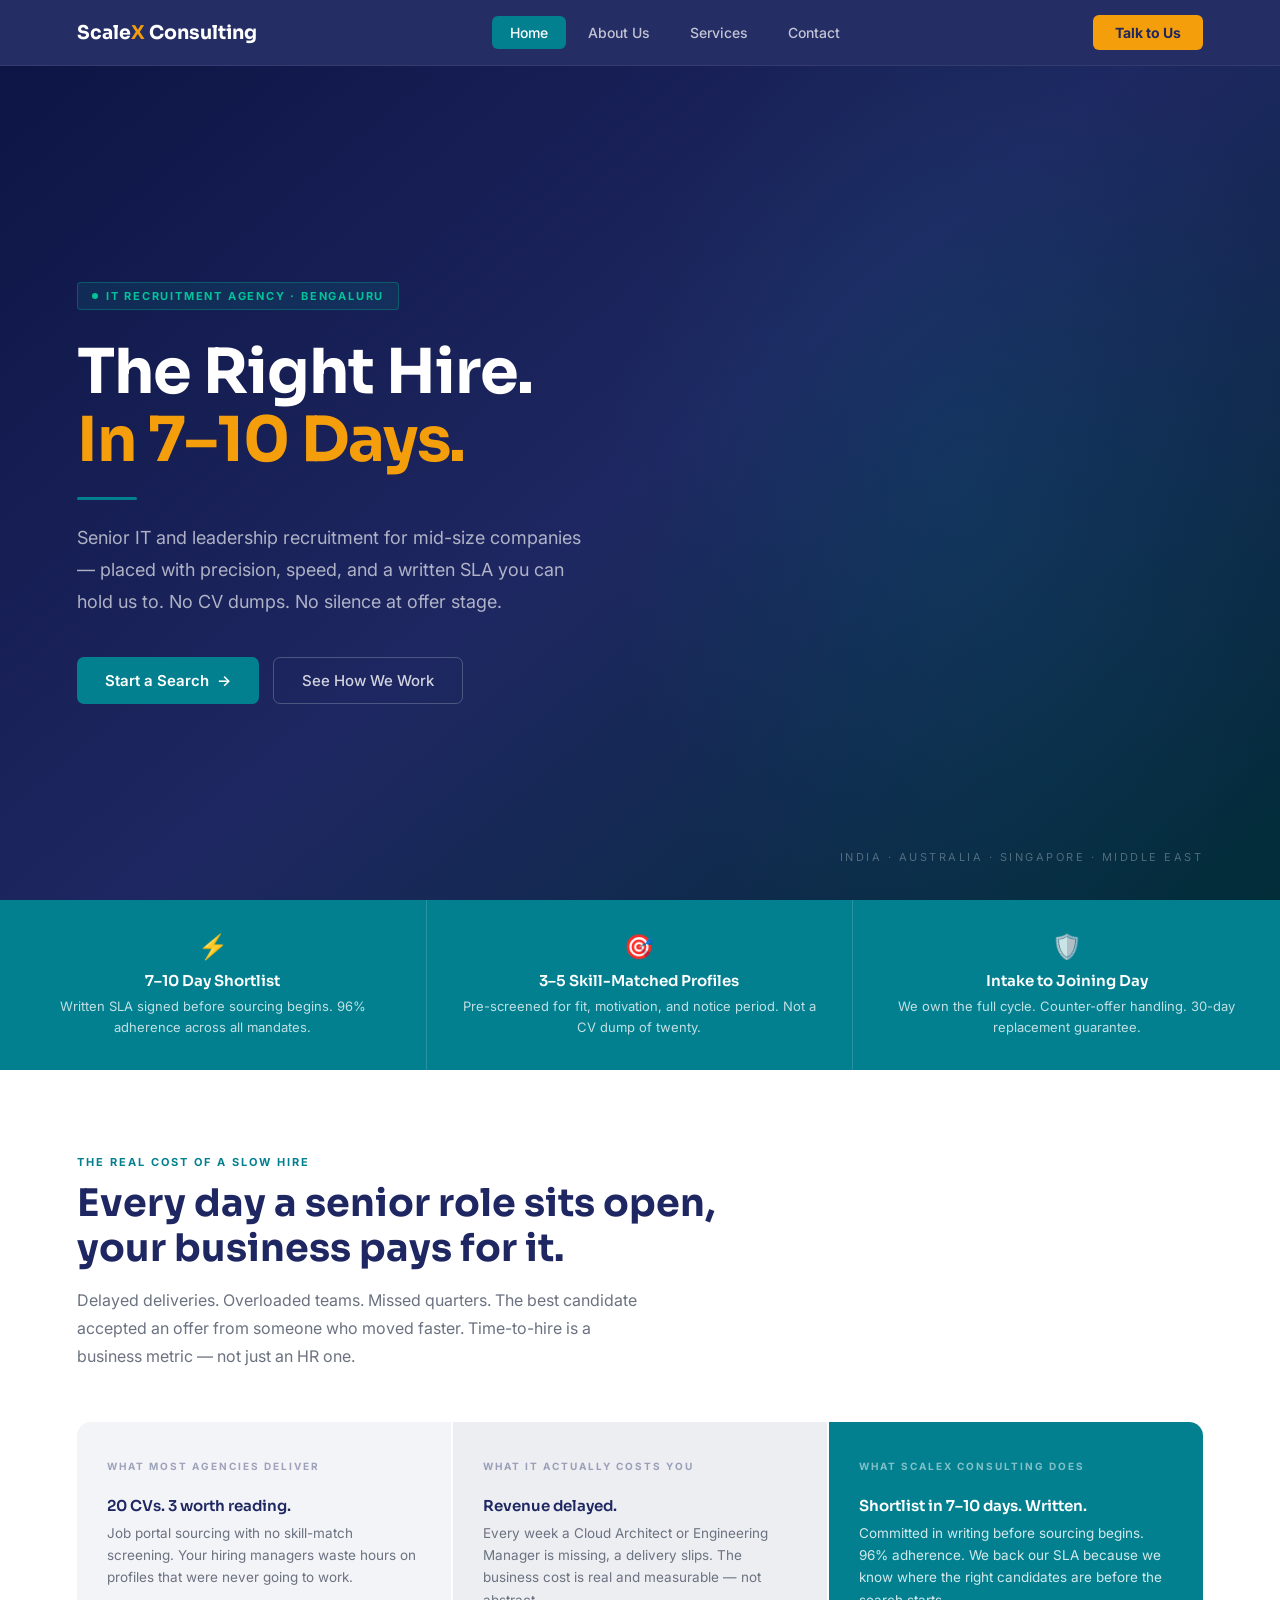
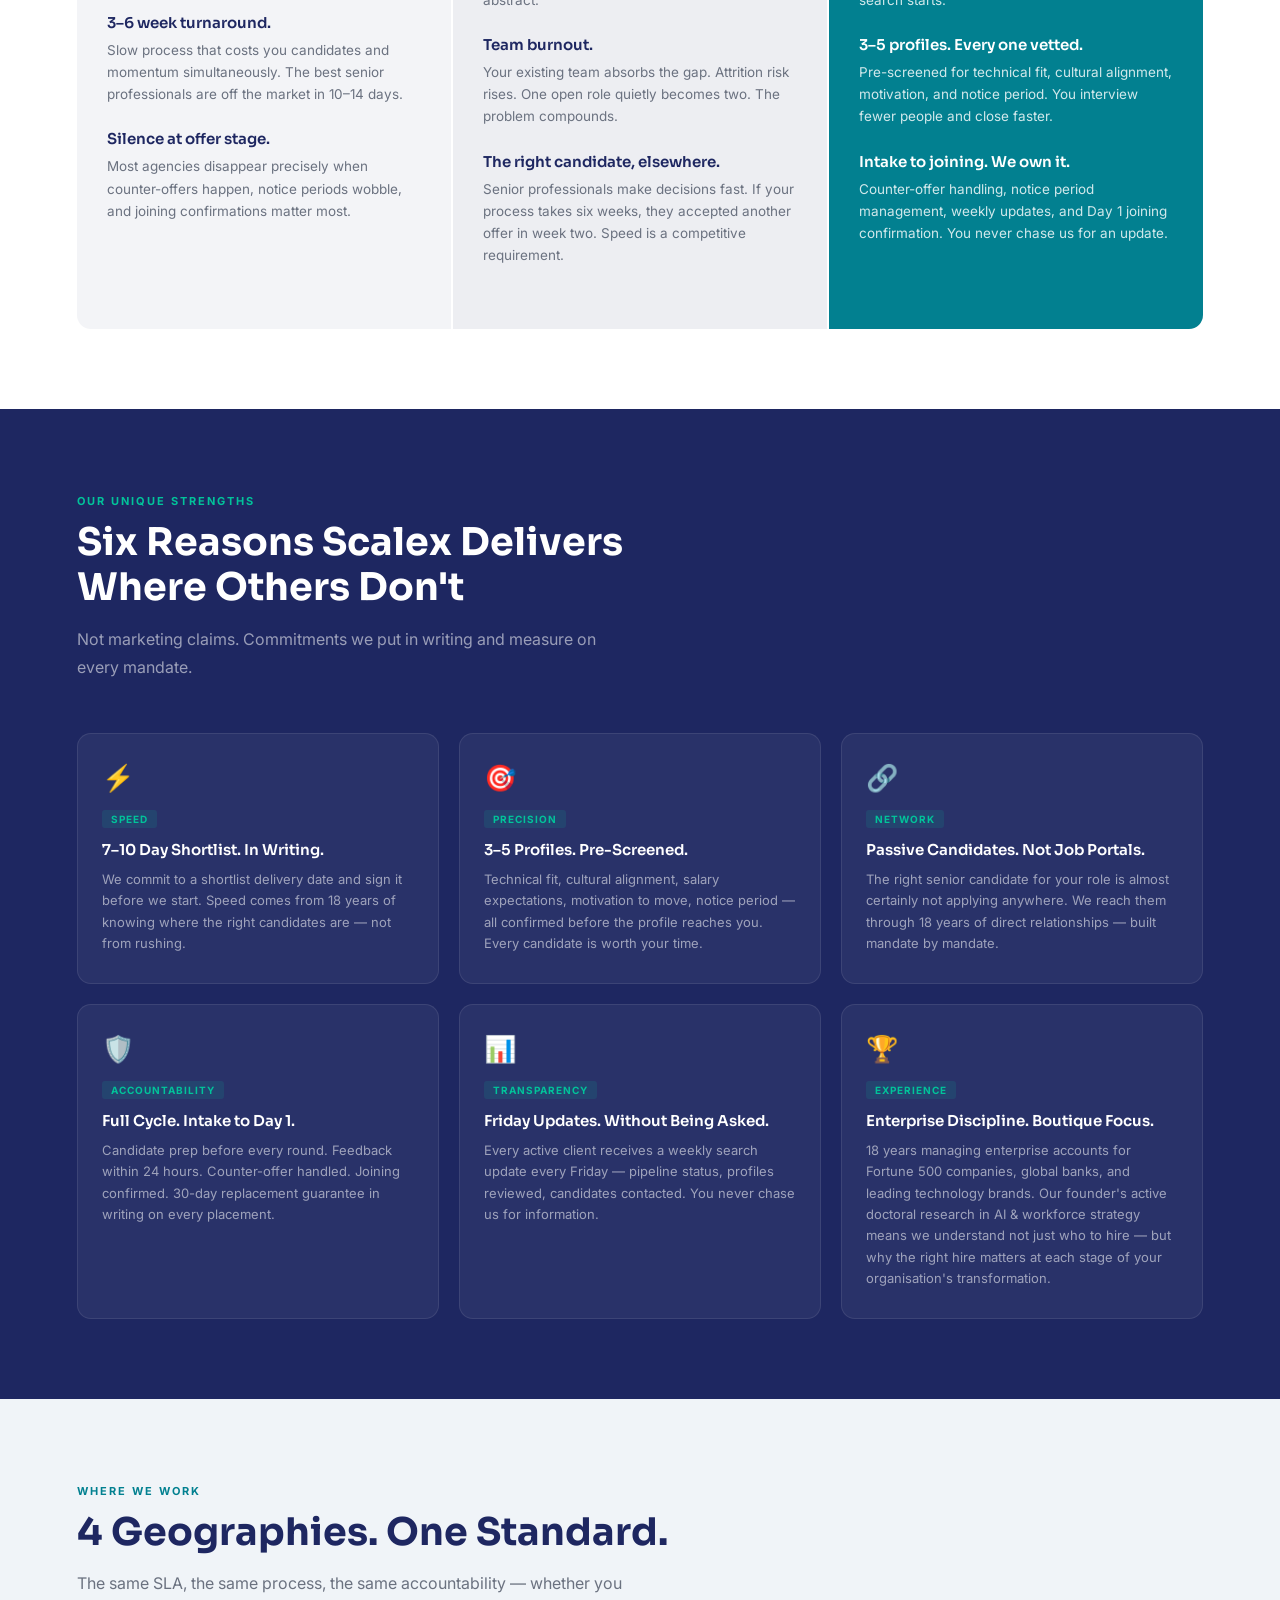
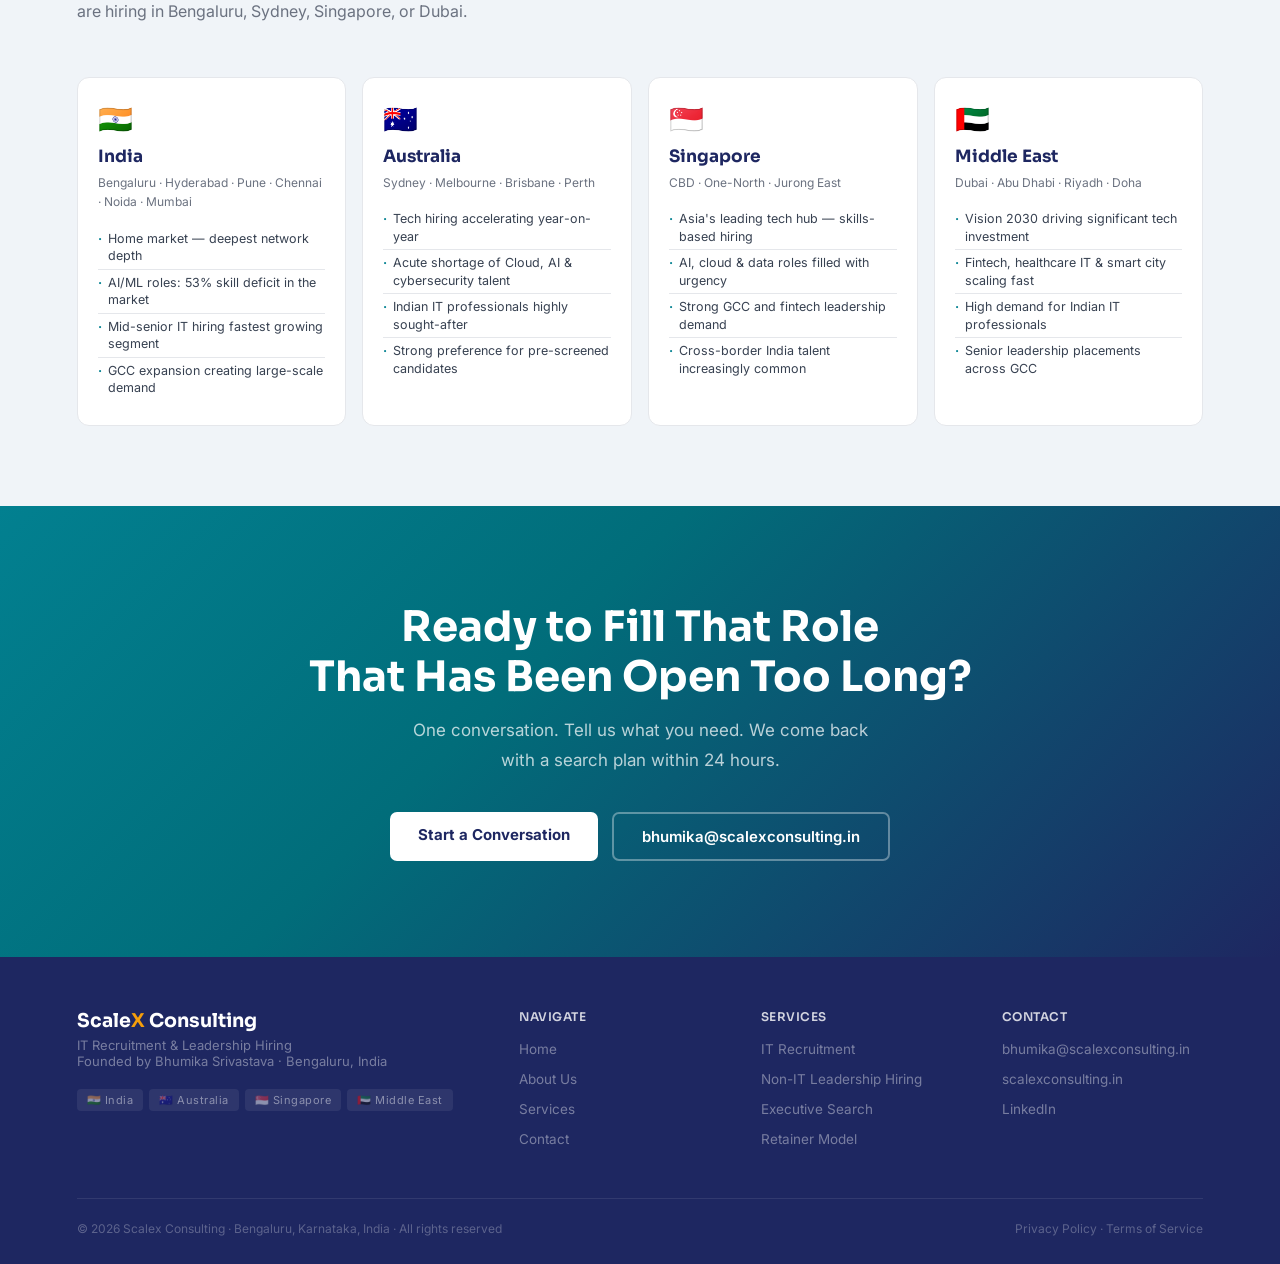
<file: Scalex.html>
<!DOCTYPE html>
<html lang="en">
<head>
<meta charset="UTF-8">
<meta name="viewport" content="width=device-width, initial-scale=1.0">
<title>Scalex Consulting | IT Recruitment | India · Australia · Singapore · Middle East</title>
<meta name="description" content="Senior IT and leadership recruitment for mid-size companies. Shortlist in 7–10 days. Written SLA. 96% adherence. India, Australia, Singapore, Middle East.">
<link href="https://fonts.googleapis.com/css2?family=Sora:wght@300;400;500;600;700&family=Inter:wght@300;400;500;600&display=swap" rel="stylesheet">
<style>
:root{
  --navy:#1E2761;--teal:#028090;--lteal:#02C39A;--gold:#F59E0B;
  --cream:#F0F4F8;--white:#FFFFFF;--dg:#374151;--lg:#6B7280;
  --bdr:#E5E7EB;--d:'Sora',sans-serif;--b:'Inter',sans-serif;
}
*,*::before,*::after{box-sizing:border-box;margin:0;padding:0}
html{scroll-behavior:smooth}
body{font-family:var(--b);color:var(--dg);background:var(--white);-webkit-font-smoothing:antialiased}

/* ── NAV ── */
nav{position:fixed;top:0;left:0;right:0;z-index:200;background:rgba(30,39,97,0.97);backdrop-filter:blur(12px);height:66px;display:flex;align-items:center;justify-content:space-between;padding:0 6%;border-bottom:1px solid rgba(255,255,255,.07)}
.logo{font-family:var(--d);font-size:19px;font-weight:700;color:var(--white);text-decoration:none;cursor:pointer}
.logo span{color:var(--gold)}
.nav-tabs{display:flex;gap:4px;list-style:none}
.nav-tabs li a{color:rgba(255,255,255,.72);font-size:14px;font-weight:500;text-decoration:none;padding:8px 18px;border-radius:6px;transition:all .2s;display:block}
.nav-tabs li a:hover{color:var(--white);background:rgba(255,255,255,.07)}
.nav-tabs li a.active{color:var(--white);background:var(--teal)}
.nav-cta{background:var(--gold);color:var(--navy);padding:9px 22px;border-radius:6px;font-size:14px;font-weight:700;text-decoration:none;transition:all .2s;white-space:nowrap}
.nav-cta:hover{background:#d97706}

/* ── PAGES ── */
.page{display:none;min-height:100vh;padding-top:66px}
.page.active{display:block}

/* ── SHARED ── */
.sec{padding:80px 6%}
.sec-alt{background:var(--cream)}
.sec-dark{background:var(--navy)}
.ey{display:inline-block;font-size:11px;font-weight:700;color:var(--teal);letter-spacing:2px;text-transform:uppercase;margin-bottom:12px}
.ey-lt{color:var(--lteal)}
.st{font-family:var(--d);font-size:clamp(26px,3vw,38px);font-weight:700;color:var(--navy);line-height:1.2;margin-bottom:14px}
.st-w{color:var(--white)}
.ss{font-size:16px;color:var(--lg);max-width:560px;line-height:1.75}
.ss-w{color:rgba(255,255,255,.55)}
.sh{margin-bottom:52px}
.btn-p{background:var(--teal);color:var(--white);padding:13px 28px;border-radius:7px;font-size:15px;font-weight:600;text-decoration:none;display:inline-flex;align-items:center;gap:8px;transition:all .2s;cursor:pointer;border:none;font-family:var(--b)}
.btn-p:hover{background:#026d7a;transform:translateY(-1px)}
.btn-s{background:transparent;color:rgba(255,255,255,.8);padding:13px 28px;border-radius:7px;border:1px solid rgba(255,255,255,.22);font-size:15px;font-weight:500;text-decoration:none;transition:all .2s;cursor:pointer}
.btn-s:hover{border-color:var(--gold);color:var(--gold)}
.btn-w{background:var(--white);color:var(--navy);padding:13px 28px;border-radius:7px;font-size:15px;font-weight:700;text-decoration:none;transition:all .2s}
.btn-w:hover{background:var(--gold);transform:translateY(-2px)}
.btn-ow{background:transparent;color:var(--white);padding:13px 28px;border-radius:7px;border:2px solid rgba(255,255,255,.35);font-size:15px;font-weight:600;text-decoration:none;transition:all .2s}
.btn-ow:hover{border-color:var(--white)}
.row{display:flex;gap:14px;flex-wrap:wrap}

/* ════════════════════════════
   PAGE 1 — HOME
════════════════════════════ */

/* Hero */
.hero{min-height:calc(100vh - 66px);background:linear-gradient(140deg,#0d1545 0%,#1E2761 50%,#012d38 100%);display:flex;align-items:center;padding:80px 6% 60px;position:relative;overflow:hidden}
.hero::after{content:'';position:absolute;top:-20%;right:-5%;width:60%;height:140%;background:radial-gradient(ellipse at center,rgba(2,128,144,.15) 0%,transparent 65%);pointer-events:none}
.hero-inner{max-width:680px;position:relative;z-index:2}
.eyebrow{display:inline-flex;align-items:center;gap:8px;background:rgba(2,195,154,.1);border:1px solid rgba(2,195,154,.3);border-radius:4px;padding:6px 14px;font-size:11px;font-weight:700;color:var(--lteal);letter-spacing:1.8px;text-transform:uppercase;margin-bottom:28px}
.dot{width:6px;height:6px;background:var(--lteal);border-radius:50%;animation:blink 2s infinite}
@keyframes blink{0%,100%{opacity:1;transform:scale(1)}50%{opacity:.4;transform:scale(1.5)}}
.hero h1{font-family:var(--d);font-size:clamp(38px,5vw,62px);font-weight:700;color:var(--white);line-height:1.1;letter-spacing:-1px;margin-bottom:10px}
.hero h1 em{font-style:normal;color:var(--gold)}
.hero-line{width:60px;height:3px;background:var(--teal);border-radius:2px;margin:22px 0}
.hero-sub{font-size:18px;color:rgba(255,255,255,.65);line-height:1.8;max-width:520px;margin-bottom:38px}
.hero-geo{position:absolute;bottom:36px;right:6%;font-size:11px;color:rgba(255,255,255,.3);letter-spacing:2.5px;text-transform:uppercase}

/* 3-col promise strip */
.promise{background:var(--teal);padding:0}
.promise-inner{display:grid;grid-template-columns:repeat(3,1fr)}
.promise-item{padding:32px 30px;border-right:1px solid rgba(255,255,255,.15);text-align:center}
.promise-item:last-child{border-right:none}
.promise-item h3{font-family:var(--d);font-size:15px;font-weight:600;color:var(--white);margin-bottom:6px}
.promise-item p{font-size:13px;color:rgba(255,255,255,.75);line-height:1.6}
.promise-icon{font-size:24px;margin-bottom:10px}

/* Problem */
.prob-grid{display:grid;grid-template-columns:1fr 1fr 1fr;gap:2px;border-radius:14px;overflow:hidden;margin-top:48px}
.pc{padding:38px 30px}
.pc-1{background:rgba(30,39,97,.05)}
.pc-2{background:rgba(30,39,97,.08)}
.pc-3{background:var(--teal)}
.pc-lbl{font-size:10px;font-weight:700;letter-spacing:2px;text-transform:uppercase;color:rgba(30,39,97,.4);margin-bottom:24px}
.pc-3 .pc-lbl{color:rgba(255,255,255,.5)}
.pi{margin-bottom:24px}
.pi h4{font-family:var(--d);font-size:15px;font-weight:600;color:var(--navy);margin-bottom:7px}
.pi p{font-size:13.5px;color:var(--lg);line-height:1.65}
.pc-3 .pi h4{color:var(--white)}
.pc-3 .pi p{color:rgba(255,255,255,.82)}

/* Why strip */
.why-strip{background:var(--navy);padding:80px 6%}
.why-grid{display:grid;grid-template-columns:repeat(3,1fr);gap:20px;margin-top:52px}
.why-card{background:rgba(255,255,255,.05);border:1px solid rgba(255,255,255,.09);border-radius:14px;padding:28px 24px;transition:border-color .2s,background .2s}
.why-card:hover{border-color:var(--gold);background:rgba(255,255,255,.08)}
.why-icon{font-size:26px;margin-bottom:14px}
.why-tag{display:inline-block;background:rgba(2,195,154,.12);color:var(--lteal);font-size:10px;font-weight:700;padding:3px 9px;border-radius:3px;letter-spacing:1px;text-transform:uppercase;margin-bottom:12px}
.why-card h4{font-family:var(--d);font-size:15px;font-weight:600;color:var(--white);margin-bottom:10px}
.why-card p{font-size:13px;color:rgba(255,255,255,.55);line-height:1.65}

/* Markets home */
.mkt-row{display:grid;grid-template-columns:repeat(4,1fr);gap:16px}
.mkt-card{background:var(--white);border:1.5px solid var(--bdr);border-radius:12px;padding:24px 20px;transition:border-color .2s,box-shadow .2s}
.mkt-card:hover{border-color:var(--teal);box-shadow:0 4px 16px rgba(2,128,144,.1)}
.mkt-flag{font-size:28px;margin-bottom:10px}
.mkt-card h3{font-family:var(--d);font-size:17px;font-weight:700;color:var(--navy);margin-bottom:6px}
.mkt-cities{font-size:12px;color:var(--lg);margin-bottom:14px;line-height:1.6}
.mkt-pts{list-style:none}
.mkt-pts li{font-size:12.5px;color:var(--dg);padding:4px 0;border-bottom:1px solid var(--bdr);display:flex;gap:6px;line-height:1.4}
.mkt-pts li:last-child{border-bottom:none}
.mkt-pts li::before{content:'·';color:var(--teal);flex-shrink:0;font-weight:700}

/* Home CTA */
.home-cta{background:linear-gradient(135deg,var(--teal) 0%,#016d7a 40%,var(--navy) 100%);padding:96px 6%;text-align:center}
.home-cta h2{font-family:var(--d);font-size:clamp(28px,3.5vw,42px);font-weight:700;color:var(--white);margin-bottom:14px;line-height:1.2}
.home-cta p{font-size:17px;color:rgba(255,255,255,.72);max-width:480px;margin:0 auto 36px;line-height:1.75}

/* ════════════════════════════
   PAGE 2 — ABOUT US
════════════════════════════ */
.about-hero{background:var(--navy);padding:80px 6%;display:grid;grid-template-columns:1.1fr 1fr;gap:60px;align-items:center}
.about-hero-left h1{font-family:var(--d);font-size:clamp(30px,3.5vw,44px);font-weight:700;color:var(--white);line-height:1.2;margin-bottom:16px}
.about-hero-left p{font-size:16px;color:rgba(255,255,255,.65);line-height:1.8;margin-bottom:20px}
.about-stats{display:grid;grid-template-columns:1fr 1fr;gap:20px}
.astat{background:rgba(255,255,255,.06);border:1px solid rgba(255,255,255,.1);border-radius:12px;padding:24px 20px;text-align:center;transition:border-color .2s}
.astat:hover{border-color:var(--gold)}
.astat-num{font-family:var(--d);font-size:46px;font-weight:700;color:var(--gold);line-height:1;margin-bottom:6px}
.astat-lbl{font-size:12px;color:rgba(255,255,255,.5);line-height:1.5}

/* Founder bio */
.founder-grid{display:grid;grid-template-columns:1fr 1.6fr;gap:48px;align-items:start}
.founder-photo{background:var(--cream);border-radius:14px;padding:36px;text-align:center}
.founder-initials{width:90px;height:90px;border-radius:50%;background:var(--navy);color:var(--gold);font-family:var(--d);font-size:32px;font-weight:700;display:flex;align-items:center;justify-content:center;margin:0 auto 18px}
.founder-name{font-family:var(--d);font-size:20px;font-weight:700;color:var(--navy);margin-bottom:4px}
.founder-title{font-size:13px;color:var(--teal);font-weight:600;margin-bottom:18px}
.founder-creds{display:flex;flex-direction:column;gap:10px;text-align:left}
.cred{display:flex;align-items:flex-start;gap:10px;font-size:13px;color:var(--dg);line-height:1.5}
.cred::before{content:'✦';color:var(--teal);font-size:11px;flex-shrink:0;margin-top:2px}
.founder-bio h3{font-family:var(--d);font-size:22px;font-weight:600;color:var(--navy);margin-bottom:18px}
.founder-bio p{font-size:14.5px;color:var(--dg);line-height:1.85;margin-bottom:16px}
.quote-block{background:var(--teal);border-radius:12px;padding:24px 28px;margin-top:24px}
.quote-block p{font-size:15px;color:var(--white);line-height:1.75;font-style:italic;margin-bottom:12px}
.quote-block span{font-size:13px;color:rgba(255,255,255,.7);font-weight:600}

/* Mission values */
.mission-grid{display:grid;grid-template-columns:repeat(3,1fr);gap:20px}
.mv-card{border:1.5px solid var(--bdr);border-radius:14px;padding:28px 24px;transition:border-color .2s,box-shadow .2s}
.mv-card:hover{border-color:var(--teal);box-shadow:0 4px 18px rgba(2,128,144,.09)}
.mv-icon{font-size:28px;margin-bottom:14px}
.mv-card h4{font-family:var(--d);font-size:16px;font-weight:600;color:var(--navy);margin-bottom:10px}
.mv-card p{font-size:13.5px;color:var(--lg);line-height:1.65}

/* ════════════════════════════
   PAGE 3 — SERVICES
════════════════════════════ */
.svc-hero{background:var(--navy);padding:80px 6%;text-align:center}
.svc-hero h1{font-family:var(--d);font-size:clamp(30px,3.5vw,44px);font-weight:700;color:var(--white);margin-bottom:14px;line-height:1.2}
.svc-hero p{font-size:17px;color:rgba(255,255,255,.65);max-width:560px;margin:0 auto}

/* Role cards */
.role-grid{display:grid;grid-template-columns:1fr 1fr;gap:24px}
.role-card{background:var(--white);border-radius:14px;overflow:hidden;box-shadow:0 1px 4px rgba(0,0,0,.06);transition:box-shadow .2s}
.role-card:hover{box-shadow:0 8px 28px rgba(30,39,97,.1)}
.rc-h{padding:22px 26px}
.rc-h.it{background:var(--navy)}
.rc-h.nonit{background:var(--teal)}
.rc-h h3{font-family:var(--d);font-size:17px;font-weight:600;color:var(--white)}
.rc-h p{font-size:13px;color:rgba(255,255,255,.65);margin-top:3px}
.rc-b{padding:26px}
.rl{list-style:none;display:grid;grid-template-columns:1fr 1fr;gap:10px}
.rl li{font-size:13.5px;color:var(--dg);display:flex;align-items:flex-start;gap:7px;line-height:1.4}
.rl li::before{content:'→';color:var(--teal);font-weight:700;flex-shrink:0;margin-top:1px}

/* Process */
.proc-grid{display:grid;grid-template-columns:repeat(3,1fr);gap:18px}
.ps{background:var(--white);border-radius:14px;padding:28px 24px;position:relative;box-shadow:0 1px 3px rgba(0,0,0,.05);transition:box-shadow .2s}
.ps:hover{box-shadow:0 6px 20px rgba(30,39,97,.08)}
.pn{width:36px;height:36px;border-radius:50%;background:var(--navy);color:var(--white);font-family:var(--d);font-size:13px;font-weight:700;display:flex;align-items:center;justify-content:center;margin-bottom:14px}
.pt{position:absolute;top:22px;right:22px;background:var(--gold);color:var(--navy);font-size:10px;font-weight:700;padding:3px 9px;border-radius:4px;letter-spacing:.5px}
.ps h4{font-family:var(--d);font-size:15px;font-weight:600;color:var(--navy);margin-bottom:9px}
.ps p{font-size:13.5px;color:var(--lg);line-height:1.65}

/* Sectors */
.sec2-grid{display:grid;grid-template-columns:1fr 1fr;gap:24px}
.scard{background:var(--white);border-radius:14px;padding:30px}
.scard h3{font-family:var(--d);font-size:16px;font-weight:600;color:var(--navy);margin-bottom:16px;padding-bottom:12px;border-bottom:2px solid var(--teal)}
.tags{display:flex;flex-wrap:wrap;gap:8px}
.tag{background:var(--cream);color:var(--dg);font-size:13px;padding:6px 14px;border-radius:20px;border:1px solid var(--bdr)}

/* Why compare */
.ctab{width:100%;border-collapse:collapse;border-radius:12px;overflow:hidden;font-size:14px;box-shadow:0 1px 4px rgba(0,0,0,.07)}
.ctab th{padding:13px 18px;font-family:var(--d);font-size:12px;font-weight:600;letter-spacing:.3px}
.ctab th:first-child{text-align:left;background:var(--cream);color:var(--navy)}
.ctab th.ch{background:#f3f4f6;color:var(--lg);text-align:center}
.ctab th.cs{background:var(--navy);color:var(--white);text-align:center}
.ctab td{padding:12px 18px;border-bottom:1px solid var(--bdr);text-align:center;vertical-align:middle}
.ctab td:first-child{text-align:left;font-weight:500;color:var(--navy)}
.ctab tr:last-child td{border-bottom:none}
.ctab tr:nth-child(even) td{background:#fafafa}
.ctab tr:nth-child(even) td.sc{background:rgba(2,128,144,.06)}
.ctab td.sc{background:rgba(2,128,144,.04);font-weight:600;color:var(--teal)}
.tk{color:#10b981}.cx{color:#ef4444}.pt2{color:#f59e0b}

/* ════════════════════════════
   PAGE 4 — CONTACT
════════════════════════════ */
.contact-hero{background:var(--navy);padding:80px 6%;text-align:center}
.contact-hero h1{font-family:var(--d);font-size:clamp(30px,3.5vw,42px);font-weight:700;color:var(--white);margin-bottom:14px}
.contact-hero p{font-size:17px;color:rgba(255,255,255,.65);max-width:520px;margin:0 auto}

.contact-grid{display:grid;grid-template-columns:1fr 1.5fr;gap:48px;align-items:start}
.ci h3{font-family:var(--d);font-size:20px;font-weight:600;color:var(--navy);margin-bottom:22px}
.citem{display:flex;gap:14px;align-items:flex-start;margin-bottom:18px}
.cico{width:42px;height:42px;border-radius:9px;background:var(--cream);border:1px solid var(--bdr);display:flex;align-items:center;justify-content:center;font-size:18px;flex-shrink:0}
.cit strong{font-size:11px;color:var(--lg);display:block;margin-bottom:3px;text-transform:uppercase;letter-spacing:.5px}
.cit a,.cit span{font-size:15px;color:var(--navy);font-weight:500;text-decoration:none}
.cit a:hover{color:var(--teal)}
.cf{background:var(--white);border-radius:14px;padding:36px;box-shadow:0 2px 14px rgba(0,0,0,.06)}
.cf h3{font-family:var(--d);font-size:20px;font-weight:600;color:var(--navy);margin-bottom:24px}
.fr2{display:grid;grid-template-columns:1fr 1fr;gap:14px}
.fg{margin-bottom:16px}
.fg label{display:block;font-size:13px;font-weight:600;color:var(--dg);margin-bottom:6px}
.fg input,.fg select,.fg textarea{width:100%;padding:11px 14px;border:1.5px solid var(--bdr);border-radius:7px;font-size:14px;color:var(--dg);font-family:var(--b);background:var(--white);transition:border-color .2s;outline:none}
.fg input:focus,.fg select:focus,.fg textarea:focus{border-color:var(--teal)}
.fg textarea{resize:vertical;min-height:90px}
.fsub{width:100%;background:var(--navy);color:var(--white);padding:13px;border-radius:7px;border:none;font-size:15px;font-weight:600;font-family:var(--b);cursor:pointer;transition:background .2s;letter-spacing:.3px}
.fsub:hover{background:var(--teal)}

/* Offices */
.offices-grid{display:grid;grid-template-columns:repeat(4,1fr);gap:16px;margin-top:20px}
.off-card{background:var(--white);border:1.5px solid var(--bdr);border-radius:12px;padding:22px 18px;text-align:center;transition:border-color .2s}
.off-card:hover{border-color:var(--teal)}
.off-flag{font-size:28px;margin-bottom:8px}
.off-card h4{font-family:var(--d);font-size:15px;font-weight:700;color:var(--navy);margin-bottom:6px}
.off-card p{font-size:12.5px;color:var(--lg);line-height:1.6}

/* ── FOOTER ── */
footer{background:var(--navy);padding:52px 6% 28px}
.fg3{display:grid;grid-template-columns:2fr 1fr 1fr 1fr;gap:40px;margin-bottom:40px}
.fb-name{font-family:var(--d);font-size:19px;font-weight:700;color:var(--white);margin-bottom:4px}
.fb-name span{color:var(--gold)}
.fb-tl{font-size:13px;color:rgba(255,255,255,.4);margin-bottom:20px}
.f-geos{display:flex;flex-wrap:wrap;gap:6px}
.fgt{font-size:11px;padding:4px 10px;border-radius:4px;background:rgba(255,255,255,.07);color:rgba(255,255,255,.45);letter-spacing:.5px}
.fc h4{font-family:var(--d);font-size:12px;font-weight:600;color:rgba(255,255,255,.8);letter-spacing:.5px;text-transform:uppercase;margin-bottom:14px}
.fc ul{list-style:none}
.fc ul li{margin-bottom:10px}
.fc ul li a,.fc ul li span{font-size:13.5px;color:rgba(255,255,255,.4);text-decoration:none;transition:color .2s;cursor:pointer}
.fc ul li a:hover,.fc ul li span:hover{color:var(--gold)}
.fbot{border-top:1px solid rgba(255,255,255,.09);padding-top:22px;display:flex;justify-content:space-between;align-items:center;flex-wrap:wrap;gap:10px}
.fbot p,.fbot a{font-size:12px;color:rgba(255,255,255,.28);text-decoration:none}
.fbot a:hover{color:var(--gold)}

/* ── RESPONSIVE ── */
@media(max-width:1024px){
  .mkt-row,.offices-grid{grid-template-columns:1fr 1fr}
  .fg3{grid-template-columns:1fr 1fr}
  .about-hero{grid-template-columns:1fr;gap:40px}
}
@media(max-width:768px){.research-grid{grid-template-columns:1fr!important}
  nav{padding:0 4%}
  .nav-tabs li a{padding:6px 10px;font-size:13px}
  .nav-cta{padding:7px 14px;font-size:13px}
  .prob-grid,.why-grid,.proc-grid,.mission-grid{grid-template-columns:1fr}
  .role-grid,.sec2-grid,.contact-grid,.founder-grid{grid-template-columns:1fr}
  .promise-inner{grid-template-columns:1fr}
  .promise-item{border-right:none;border-bottom:1px solid rgba(255,255,255,.15)}
  .about-stats,.fr2{grid-template-columns:1fr 1fr}
  .mkt-row,.offices-grid{grid-template-columns:1fr}
  .fg3{grid-template-columns:1fr}
  .hero-geo{display:none}
}
@media(max-width:480px){
  .sec{padding:56px 4%}
  .about-stats{grid-template-columns:1fr 1fr}
  .fr2{grid-template-columns:1fr}
}
</style>
</head>
<body>

<!-- ══ NAV ══ -->
<nav>
  <a class="logo" onclick="showPage('home')">Scale<span>X</span> Consulting</a>
  <ul class="nav-tabs">
    <li><a href="#" onclick="showPage('home')" id="tab-home" class="active">Home</a></li>
    <li><a href="#" onclick="showPage('about')" id="tab-about">About Us</a></li>
    <li><a href="#" onclick="showPage('services')" id="tab-services">Services</a></li>
    <li><a href="#" onclick="showPage('contact')" id="tab-contact">Contact</a></li>
  </ul>
  <a class="nav-cta" href="#" onclick="showPage('contact')">Talk to Us</a>
</nav>

<!-- ══════════════════════════
     PAGE 1 — HOME
══════════════════════════ -->
<div class="page active" id="page-home">

  <!-- Hero -->
  <div class="hero">
    <div class="hero-inner">
      <div class="eyebrow"><span class="dot"></span>IT Recruitment Agency · Bengaluru</div>
      <h1>The Right Hire.<br><em>In 7–10 Days.</em></h1>
      <div class="hero-line"></div>
      <p class="hero-sub">Senior IT and leadership recruitment for mid-size companies — placed with precision, speed, and a written SLA you can hold us to. No CV dumps. No silence at offer stage.</p>
      <div class="row">
        <a class="btn-p" href="#" onclick="showPage('contact')">Start a Search &nbsp;→</a>
        <a class="btn-s" href="#" onclick="showPage('services')">See How We Work</a>
      </div>
    </div>
    <div class="hero-geo">India · Australia · Singapore · Middle East</div>
  </div>

  <!-- Promise strip -->
  <div class="promise">
    <div class="promise-inner">
      <div class="promise-item">
        <div class="promise-icon">⚡</div>
        <h3>7–10 Day Shortlist</h3>
        <p>Written SLA signed before sourcing begins. 96% adherence across all mandates.</p>
      </div>
      <div class="promise-item">
        <div class="promise-icon">🎯</div>
        <h3>3–5 Skill-Matched Profiles</h3>
        <p>Pre-screened for fit, motivation, and notice period. Not a CV dump of twenty.</p>
      </div>
      <div class="promise-item">
        <div class="promise-icon">🛡️</div>
        <h3>Intake to Joining Day</h3>
        <p>We own the full cycle. Counter-offer handling. 30-day replacement guarantee.</p>
      </div>
    </div>
  </div>

  <!-- Problem -->
  <div class="sec">
    <div class="sh">
      <span class="ey">The Real Cost of a Slow Hire</span>
      <h2 class="st">Every day a senior role sits open,<br>your business pays for it.</h2>
      <p class="ss">Delayed deliveries. Overloaded teams. Missed quarters. The best candidate accepted an offer from someone who moved faster. Time-to-hire is a business metric — not just an HR one.</p>
    </div>
    <div class="prob-grid">
      <div class="pc pc-1">
        <div class="pc-lbl">What most agencies deliver</div>
        <div class="pi"><h4>20 CVs. 3 worth reading.</h4><p>Job portal sourcing with no skill-match screening. Your hiring managers waste hours on profiles that were never going to work.</p></div>
        <div class="pi"><h4>3–6 week turnaround.</h4><p>Slow process that costs you candidates and momentum simultaneously. The best senior professionals are off the market in 10–14 days.</p></div>
        <div class="pi"><h4>Silence at offer stage.</h4><p>Most agencies disappear precisely when counter-offers happen, notice periods wobble, and joining confirmations matter most.</p></div>
      </div>
      <div class="pc pc-2">
        <div class="pc-lbl">What it actually costs you</div>
        <div class="pi"><h4>Revenue delayed.</h4><p>Every week a Cloud Architect or Engineering Manager is missing, a delivery slips. The business cost is real and measurable — not abstract.</p></div>
        <div class="pi"><h4>Team burnout.</h4><p>Your existing team absorbs the gap. Attrition risk rises. One open role quietly becomes two. The problem compounds.</p></div>
        <div class="pi"><h4>The right candidate, elsewhere.</h4><p>Senior professionals make decisions fast. If your process takes six weeks, they accepted another offer in week two. Speed is a competitive requirement.</p></div>
      </div>
      <div class="pc pc-3">
        <div class="pc-lbl">What Scalex Consulting does</div>
        <div class="pi"><h4>Shortlist in 7–10 days. Written.</h4><p>Committed in writing before sourcing begins. 96% adherence. We back our SLA because we know where the right candidates are before the search starts.</p></div>
        <div class="pi"><h4>3–5 profiles. Every one vetted.</h4><p>Pre-screened for technical fit, cultural alignment, motivation, and notice period. You interview fewer people and close faster.</p></div>
        <div class="pi"><h4>Intake to joining. We own it.</h4><p>Counter-offer handling, notice period management, weekly updates, and Day 1 joining confirmation. You never chase us for an update.</p></div>
      </div>
    </div>
  </div>

  <!-- Why Scalex -->
  <div class="why-strip">
    <div class="sh">
      <span class="ey ey-lt">Our Unique Strengths</span>
      <h2 class="st st-w">Six Reasons Scalex Delivers<br>Where Others Don't</h2>
      <p class="ss ss-w">Not marketing claims. Commitments we put in writing and measure on every mandate.</p>
    </div>
    <div class="why-grid">
      <div class="why-card">
        <div class="why-icon">⚡</div>
        <div class="why-tag">Speed</div>
        <h4>7–10 Day Shortlist. In Writing.</h4>
        <p>We commit to a shortlist delivery date and sign it before we start. Speed comes from 18 years of knowing where the right candidates are — not from rushing.</p>
      </div>
      <div class="why-card">
        <div class="why-icon">🎯</div>
        <div class="why-tag">Precision</div>
        <h4>3–5 Profiles. Pre-Screened.</h4>
        <p>Technical fit, cultural alignment, salary expectations, motivation to move, notice period — all confirmed before the profile reaches you. Every candidate is worth your time.</p>
      </div>
      <div class="why-card">
        <div class="why-icon">🔗</div>
        <div class="why-tag">Network</div>
        <h4>Passive Candidates. Not Job Portals.</h4>
        <p>The right senior candidate for your role is almost certainly not applying anywhere. We reach them through 18 years of direct relationships — built mandate by mandate.</p>
      </div>
      <div class="why-card">
        <div class="why-icon">🛡️</div>
        <div class="why-tag">Accountability</div>
        <h4>Full Cycle. Intake to Day 1.</h4>
        <p>Candidate prep before every round. Feedback within 24 hours. Counter-offer handled. Joining confirmed. 30-day replacement guarantee in writing on every placement.</p>
      </div>
      <div class="why-card">
        <div class="why-icon">📊</div>
        <div class="why-tag">Transparency</div>
        <h4>Friday Updates. Without Being Asked.</h4>
        <p>Every active client receives a weekly search update every Friday — pipeline status, profiles reviewed, candidates contacted. You never chase us for information.</p>
      </div>
      <div class="why-card">
        <div class="why-icon">🏆</div>
        <div class="why-tag">Experience</div>
        <h4>Enterprise Discipline. Boutique Focus.</h4>
        <p>18 years managing enterprise accounts for Fortune 500 companies, global banks, and leading technology brands. Our founder's active doctoral research in AI &amp; workforce strategy means we understand not just who to hire — but why the right hire matters at each stage of your organisation's transformation.</p>
      </div>
    </div>
  </div>

  <!-- Markets -->
  <div class="sec sec-alt">
    <div class="sh">
      <span class="ey">Where We Work</span>
      <h2 class="st">4 Geographies. One Standard.</h2>
      <p class="ss">The same SLA, the same process, the same accountability — whether you are hiring in Bengaluru, Sydney, Singapore, or Dubai.</p>
    </div>
    <div class="mkt-row">
      <div class="mkt-card">
        <div class="mkt-flag">🇮🇳</div>
        <h3>India</h3>
        <div class="mkt-cities">Bengaluru · Hyderabad · Pune · Chennai · Noida · Mumbai</div>
        <ul class="mkt-pts">
          <li>Home market — deepest network depth</li>
          <li>AI/ML roles: 53% skill deficit in the market</li>
          <li>Mid-senior IT hiring fastest growing segment</li>
          <li>GCC expansion creating large-scale demand</li>
        </ul>
      </div>
      <div class="mkt-card">
        <div class="mkt-flag">🇦🇺</div>
        <h3>Australia</h3>
        <div class="mkt-cities">Sydney · Melbourne · Brisbane · Perth</div>
        <ul class="mkt-pts">
          <li>Tech hiring accelerating year-on-year</li>
          <li>Acute shortage of Cloud, AI & cybersecurity talent</li>
          <li>Indian IT professionals highly sought-after</li>
          <li>Strong preference for pre-screened candidates</li>
        </ul>
      </div>
      <div class="mkt-card">
        <div class="mkt-flag">🇸🇬</div>
        <h3>Singapore</h3>
        <div class="mkt-cities">CBD · One-North · Jurong East</div>
        <ul class="mkt-pts">
          <li>Asia's leading tech hub — skills-based hiring</li>
          <li>AI, cloud & data roles filled with urgency</li>
          <li>Strong GCC and fintech leadership demand</li>
          <li>Cross-border India talent increasingly common</li>
        </ul>
      </div>
      <div class="mkt-card">
        <div class="mkt-flag">🇦🇪</div>
        <h3>Middle East</h3>
        <div class="mkt-cities">Dubai · Abu Dhabi · Riyadh · Doha</div>
        <ul class="mkt-pts">
          <li>Vision 2030 driving significant tech investment</li>
          <li>Fintech, healthcare IT & smart city scaling fast</li>
          <li>High demand for Indian IT professionals</li>
          <li>Senior leadership placements across GCC</li>
        </ul>
      </div>
    </div>
  </div>

  <!-- Home CTA -->
  <div class="home-cta">
    <h2>Ready to Fill That Role<br>That Has Been Open Too Long?</h2>
    <p>One conversation. Tell us what you need. We come back with a search plan within 24 hours.</p>
    <div class="row" style="justify-content:center">
      <a class="btn-w" href="#" onclick="showPage('contact')">Start a Conversation</a>
      <a class="btn-ow" href="mailto:bhumika@scalexconsulting.in">bhumika@scalexconsulting.in</a>
    </div>
  </div>

  <footer>
    <div class="fg3">
      <div>
        <div class="fb-name">Scale<span>X</span> Consulting</div>
        <div class="fb-tl">IT Recruitment & Leadership Hiring<br>Founded by Bhumika Srivastava · Bengaluru, India</div>
        <div class="f-geos">
          <span class="fgt">🇮🇳 India</span><span class="fgt">🇦🇺 Australia</span><span class="fgt">🇸🇬 Singapore</span><span class="fgt">🇦🇪 Middle East</span>
        </div>
      </div>
      <div class="fc"><h4>Navigate</h4><ul>
        <li><span onclick="showPage('home')">Home</span></li>
        <li><span onclick="showPage('about')">About Us</span></li>
        <li><span onclick="showPage('services')">Services</span></li>
        <li><span onclick="showPage('contact')">Contact</span></li>
      </ul></div>
      <div class="fc"><h4>Services</h4><ul>
        <li><span onclick="showPage('services')">IT Recruitment</span></li>
        <li><span onclick="showPage('services')">Non-IT Leadership Hiring</span></li>
        <li><span onclick="showPage('services')">Executive Search</span></li>
        <li><span onclick="showPage('services')">Retainer Model</span></li>
      </ul></div>
      <div class="fc"><h4>Contact</h4><ul>
        <li><a href="mailto:bhumika@scalexconsulting.in">bhumika@scalexconsulting.in</a></li>
        <li><a href="https://scalexconsulting.in">scalexconsulting.in</a></li>
        <li><a href="https://linkedin.com/in/bhumikasrivastava" target="_blank">LinkedIn</a></li>
      </ul></div>
    </div>
    <div class="fbot">
      <p>© 2026 Scalex Consulting · Bengaluru, Karnataka, India · All rights reserved</p>
      <p><a href="#">Privacy Policy</a>&nbsp;·&nbsp;<a href="#">Terms of Service</a></p>
    </div>
  </footer>
</div>

<!-- ══════════════════════════
     PAGE 2 — ABOUT US
══════════════════════════ -->
<div class="page" id="page-about">

  <!-- About Hero -->
  <div class="about-hero">
    <div class="about-hero-left">
      <span class="ey ey-lt" style="margin-bottom:14px;display:inline-block">About Scalex Consulting</span>
      <h1>Built on 18 Years of Enterprise Staffing Experience</h1>
      <p>Scalex Consulting was founded in Bengaluru in 2026 — not as a startup figuring out how recruitment works, but as a firm built on nearly two decades of understanding exactly what great hiring looks like from the inside.</p>
      <p style="color:rgba(255,255,255,.65);font-size:15px;line-height:1.8">We place senior IT and non-IT leadership talent for mid-size companies across India, Australia, Singapore, and the Middle East — with a written SLA, a capped mandate model, and full-cycle accountability that most agencies have never offered.</p>
      <div style="display:inline-flex;align-items:center;gap:8px;background:rgba(2,195,154,.1);border:1px solid rgba(2,195,154,.3);border-radius:4px;padding:7px 14px;margin-top:8px"><span style="font-size:11px;font-weight:700;color:#02C39A;letter-spacing:1.5px;text-transform:uppercase">Doctoral Researcher · AI &amp; Workforce Strategy</span></div>
    </div>
    <div class="about-stats">
      <div class="astat">
        <div class="astat-num">18</div>
        <div class="astat-lbl">Years Enterprise<br>Staffing Experience</div>
      </div>
      <div class="astat">
        <div class="astat-num">96%</div>
        <div class="astat-lbl">SLA Adherence Across<br>All Active Mandates</div>
      </div>
      <div class="astat">
        <div class="astat-num">94%+</div>
        <div class="astat-lbl">Client Retention Rate<br>Across Portfolio</div>
      </div>
      <div class="astat">
        <div class="astat-num">60+</div>
        <div class="astat-lbl">Enterprise Accounts<br>Managed Directly</div>
      </div>
    </div>
  </div>

  <!-- Founder -->
  <div class="sec">
    <div class="sh">
      <span class="ey">The Founder</span>
      <h2 class="st">Meet Bhumika Srivastava</h2>
      <p class="ss">Director & Founder — Scalex Consulting</p>
    </div>
    <div class="founder-grid">
      <div class="founder-photo">
        <div class="founder-initials">BS</div>
        <div class="founder-name">Bhumika Srivastava</div>
        <div class="founder-title">Founder & Director, Scalex Consulting</div>
        <div class="founder-creds">
          <div class="cred">Doctoral Researcher — AI-Driven Workforce Strategy &amp; Strategic Management</div>
        <div class="cred">Harvard University — Organisational Leadership Certification</div>
          <div class="cred">MEDDIC Sales Methodology Certification</div>
          <div class="cred">18 years in enterprise staffing — Adecco · Indeed and leading staffing organisations</div>
          <div class="cred">60+ enterprise MSP accounts managed with full P&L ownership</div>
          <div class="cred">Based in Bengaluru, Karnataka, India</div>
        </div>
      </div>
      <div class="founder-bio">
        <h3>The Story Behind Scalex</h3>
        <p>After 18 years in enterprise staffing — managing recruitment and account relationships for Fortune 500 companies, global financial institutions, and leading technology brands — the answer to what mid-size companies actually need from a recruitment partner became clear.</p>
        <p>Not a large agency where their mandate is one of hundreds. Not a junior recruiter learning on their time. A specialist who has sat in those rooms, managed those escalations, and built the networks that actually produce the right hire. Someone who treats every mandate with the rigour of a retained executive search — regardless of level.</p>
        <p>Bhumika held senior roles at Adecco, Indeed, and leading staffing organisations, where she led large-scale staffing engagements, ran 60+ enterprise MSP accounts with full P&L ownership, and built the relationships and discipline that Scalex Consulting draws on for every search today.</p>
        <p>Scalex was founded with one principle: cap the mandates, raise the standard, and deliver results the client can measure — in days, not weeks.</p>
        <p>Bhumika is also a doctoral researcher in Strategic Management, studying how organisations navigate AI-driven workforce transitions — balancing employment continuity, revenue resilience, and employer brand integrity. This research gives Scalex Consulting a distinctive lens that goes beyond placement: an understanding of how the talent decisions companies make today shape their organisational capability for the next decade.</p>
        <div class="quote-block">
          <p>"The companies that hire right today are not just filling roles — they are building the organisational capability to survive an AI-driven decade. That is the intersection where Scalex Consulting operates."</p>
          <span>— Bhumika Srivastava, Founder & Director</span>
        </div>
      </div>
    </div>
  </div>


  <!-- Research Insight -->
  <div class="sec" style="background:var(--navy)">
    <div style="display:grid;grid-template-columns:1fr 1fr;gap:52px;align-items:center">
      <div>
        <span class="ey ey-lt" style="margin-bottom:14px;display:inline-block">Research Insight</span>
        <h2 style="font-family:var(--d);font-size:clamp(24px,2.8vw,34px);font-weight:700;color:var(--white);line-height:1.25;margin-bottom:18px">Where Recruitment Meets Workforce Strategy</h2>
        <p style="font-size:15px;color:rgba(255,255,255,.65);line-height:1.85;margin-bottom:16px">Bhumika is an active doctoral researcher in Strategic Management, studying how organisations navigate AI-driven workforce transitions — balancing employment continuity, revenue resilience, and employer brand integrity.</p>
        <p style="font-size:15px;color:rgba(255,255,255,.65);line-height:1.85;margin-bottom:16px">This research gives Scalex Consulting a perspective that most recruitment firms simply do not have: an understanding of not just who to hire, but what that hire means for your organisation's capability over the next three to five years.</p>
        <p style="font-size:15px;color:rgba(255,255,255,.65);line-height:1.85">For CHROs and CXOs navigating AI adoption, talent strategy, and workforce resilience — this means every conversation with Scalex goes beyond the mandate. It becomes a strategic dialogue.</p>
      </div>
      <div style="display:flex;flex-direction:column;gap:16px">
        <div style="background:rgba(255,255,255,.06);border:1px solid rgba(255,255,255,.1);border-radius:12px;padding:24px 26px">
          <div style="font-size:11px;font-weight:700;color:var(--lteal);letter-spacing:1.5px;text-transform:uppercase;margin-bottom:10px">Research Focus</div>
          <h4 style="font-family:var(--d);font-size:16px;font-weight:600;color:var(--white);margin-bottom:8px">AI-Driven Workforce Transitions</h4>
          <p style="font-size:13.5px;color:rgba(255,255,255,.55);line-height:1.65">How Indian and global organisations sustainably manage the shift to AI-augmented teams — without sacrificing employment continuity or employer brand.</p>
        </div>
        <div style="background:rgba(255,255,255,.06);border:1px solid rgba(255,255,255,.1);border-radius:12px;padding:24px 26px">
          <div style="font-size:11px;font-weight:700;color:var(--lteal);letter-spacing:1.5px;text-transform:uppercase;margin-bottom:10px">Why It Matters for Your Hiring</div>
          <h4 style="font-family:var(--d);font-size:16px;font-weight:600;color:var(--white);margin-bottom:8px">The Right Hire for the Right Stage</h4>
          <p style="font-size:13.5px;color:rgba(255,255,255,.55);line-height:1.65">A Cloud Architect hired today is your VP Engineering in four years. An AI/ML Engineer hired for a pilot becomes your platform lead when that pilot scales. We understand the trajectory — not just the immediate requirement.</p>
        </div>
        <div style="background:var(--teal);border-radius:12px;padding:20px 26px">
          <p style="font-size:14px;color:var(--white);line-height:1.75;font-style:italic">"The companies that hire right today are not just filling roles — they are building the organisational capability to survive an AI-driven decade."</p>
          <span style="font-size:12px;color:rgba(255,255,255,.7);font-weight:600;margin-top:10px;display:block">— Bhumika Srivastava, Founder & Director</span>
        </div>
      </div>
    </div>
  </div>

  <!-- Mission & Values -->
  <div class="sec sec-alt">
    <div class="sh">
      <span class="ey">Our Values</span>
      <h2 class="st">What We Stand For</h2>
      <p class="ss">The principles that govern every mandate we take on — and every candidate we represent.</p>
    </div>
    <div class="mission-grid">
      <div class="mv-card">
        <div class="mv-icon">⚡</div>
        <h4>Speed Without Shortcuts</h4>
        <p>A 7–10 day shortlist only has value if every profile in it is worth the client's time. We never sacrifice skill-match quality for turnaround speed. Both are non-negotiable.</p>
      </div>
      <div class="mv-card">
        <div class="mv-icon">📊</div>
        <h4>Transparency at Every Step</h4>
        <p>No false promises. No inflated candidate counts. You know exactly where the search stands every week — because we send a written update every Friday, without being asked.</p>
      </div>
      <div class="mv-card">
        <div class="mv-icon">🤝</div>
        <h4>Candidates Are People, Not Pipeline</h4>
        <p>Every candidate gets a structured call, a prep session before every interview, and honest feedback after every round. We never ghost. Today's candidate is tomorrow's referral or client.</p>
      </div>
      <div class="mv-card">
        <div class="mv-icon">🎯</div>
        <h4>Accountability Over Volume</h4>
        <p>We cap active mandates deliberately. Every search gets senior, focused attention — not whatever capacity remains after managing twenty other clients simultaneously.</p>
      </div>
      <div class="mv-card">
        <div class="mv-icon">🏆</div>
        <h4>Long-Term Over Short-Term</h4>
        <p>We turn down mandates we cannot do well. We prefer five excellent placements to twenty average ones. Our 94%+ client retention rate is the proof of that choice.</p>
      </div>
      <div class="mv-card">
        <div class="mv-icon">🌏</div>
        <h4>One Standard Across All Markets</h4>
        <p>The same SLA, the same process, the same accountability — whether we are filling a role in Bengaluru, Sydney, Singapore, or Dubai. Geography does not change the standard.</p>
      </div>
    </div>
  </div>

  <footer>
    <div class="fg3">
      <div>
        <div class="fb-name">Scale<span>X</span> Consulting</div>
        <div class="fb-tl">IT Recruitment & Leadership Hiring<br>Founded by Bhumika Srivastava · Bengaluru, India</div>
        <div class="f-geos">
          <span class="fgt">🇮🇳 India</span><span class="fgt">🇦🇺 Australia</span><span class="fgt">🇸🇬 Singapore</span><span class="fgt">🇦🇪 Middle East</span>
        </div>
      </div>
      <div class="fc"><h4>Navigate</h4><ul>
        <li><span onclick="showPage('home')">Home</span></li>
        <li><span onclick="showPage('about')">About Us</span></li>
        <li><span onclick="showPage('services')">Services</span></li>
        <li><span onclick="showPage('contact')">Contact</span></li>
      </ul></div>
      <div class="fc"><h4>Services</h4><ul>
        <li><span onclick="showPage('services')">IT Recruitment</span></li>
        <li><span onclick="showPage('services')">Non-IT Leadership Hiring</span></li>
        <li><span onclick="showPage('services')">Executive Search</span></li>
        <li><span onclick="showPage('services')">Retainer Model</span></li>
      </ul></div>
      <div class="fc"><h4>Contact</h4><ul>
        <li><a href="mailto:bhumika@scalexconsulting.in">bhumika@scalexconsulting.in</a></li>
        <li><a href="https://scalexconsulting.in">scalexconsulting.in</a></li>
        <li><a href="https://linkedin.com/in/bhumikasrivastava" target="_blank">LinkedIn</a></li>
      </ul></div>
    </div>
    <div class="fbot">
      <p>© 2026 Scalex Consulting · Bengaluru, Karnataka, India · All rights reserved</p>
      <p><a href="#">Privacy Policy</a>&nbsp;·&nbsp;<a href="#">Terms of Service</a></p>
    </div>
  </footer>
</div>

<!-- ══════════════════════════
     PAGE 3 — SERVICES
══════════════════════════ -->
<div class="page" id="page-services">

  <!-- Services Hero -->
  <div class="svc-hero">
    <span class="ey ey-lt" style="margin-bottom:14px;display:inline-block">Our Services</span>
    <h1>IT & Leadership Recruitment<br>Across 4 Geographies</h1>
    <p>Senior white collar and leadership hiring for mid-size companies — IT and non-IT, placed with a written SLA and full-cycle accountability.</p>
  </div>

  <!-- What We Place -->
  <div class="sec">
    <div class="sh">
      <span class="ey">What We Place</span>
      <h2 class="st">Roles We Recruit For</h2>
      <p class="ss">Senior and leadership roles across IT and non-IT sectors — placed with the same rigour and accountability regardless of domain.</p>
    </div>
    <div class="role-grid">
      <div class="role-card">
        <div class="rc-h it"><h3>IT & Technology Roles</h3><p>Engineering · Cloud · AI/ML · Data · Cybersecurity · Leadership</p></div>
        <div class="rc-b">
          <ul class="rl">
            <li>Engineering Manager</li><li>Delivery Manager</li>
            <li>Cloud / Solutions Architect</li><li>Data Engineer / Architect</li>
            <li>AI/ML Engineer (Senior)</li><li>Platform / MLOps Engineer</li>
            <li>DevOps / SRE Engineer</li><li>Cybersecurity Specialist</li>
            <li>Technical Program Manager</li><li>VP Engineering</li>
            <li>CTO / Head of Engineering</li><li>Chief AI Officer (CAIO)</li>
          </ul>
        </div>
      </div>
      <div class="role-card">
        <div class="rc-h nonit"><h3>Non-IT Leadership Roles</h3><p>Sales · Finance · HR · Operations · C-Suite</p></div>
        <div class="rc-b">
          <ul class="rl">
            <li>VP Sales / Sales Director</li><li>Business Development Head</li>
            <li>CFO / Finance Director</li><li>Financial Controller</li>
            <li>CHRO / HR Director</li><li>Talent Acquisition Head</li>
            <li>Operations Director / COO</li><li>Supply Chain Head</li>
            <li>Country Head / GM</li><li>Presales / Solutions Consultant</li>
            <li>Key Account Manager (Sr.)</li><li>Senior Business Analyst</li>
          </ul>
        </div>
      </div>
    </div>
  </div>

  <!-- How We Work -->
  <div class="sec sec-alt">
    <div class="sh">
      <span class="ey">Our Process</span>
      <h2 class="st">End-to-End Recruitment Workflow</h2>
      <p class="ss">From signed mandate to Day 1 joining confirmation — we own every step so you do not have to manage the process alongside your own work.</p>
    </div>
    <div class="proc-grid">
      <div class="ps"><div class="pn">01</div><div class="pt">Day 0</div><h4>Intake & Briefing</h4><p>30-minute mandate call. Role scope, team context, expectations, timeline, and what has failed before. Signed agreement before sourcing begins — no exceptions. We leave knowing the role better than most internal TA teams.</p></div>
      <div class="ps"><div class="pn">02</div><div class="pt">Days 1–7</div><h4>Active Search</h4><p>Passive network outreach, Boolean LinkedIn search, Naukri Resdex, and referral chains. We reach the senior candidate who is not applying anywhere. Target: 15–20 raw profiles per mandate.</p></div>
      <div class="ps"><div class="pn">03</div><div class="pt">Days 2–8</div><h4>Candidate Screening</h4><p>Structured 30-minute call per candidate. Technical fit, motivation to move, salary expectation, notice period, and competing offers — all confirmed before a profile is submitted to you.</p></div>
      <div class="ps"><div class="pn">04</div><div class="pt">Days 7–10</div><h4>Shortlist Delivery</h4><p>3–5 profiles with written commentary per candidate — why this person, key strengths, notice period, and any risk flags. Not just CVs. Every profile submitted is a recommendation, not a possibility.</p></div>
      <div class="ps"><div class="pn">05</div><div class="pt">Days 10–21</div><h4>Interview Coordination</h4><p>We own scheduling, candidate prep before every round, and feedback collected within 24 hours of each interview. Friday search updates to every active client — without being asked.</p></div>
      <div class="ps"><div class="pn">06</div><div class="pt">Days 18–45</div><h4>Offer to Joining</h4><p>Offer bridged on both sides. Counter-offer handled before it becomes a resignation. Weekly candidate check-ins through notice. Day 1 joining confirmed. 30-day free replacement guarantee in writing.</p></div>
    </div>
  </div>

  <!-- Sectors -->
  <div class="sec">
    <div class="sh">
      <span class="ey">Industries</span>
      <h2 class="st">Sectors We Recruit For</h2>
      <p class="ss">Deep familiarity with the roles, skill sets, and hiring dynamics of every sector we operate in — across IT and non-IT.</p>
    </div>
    <div class="sec2-grid">
      <div class="scard">
        <h3>IT & Technology</h3>
        <div class="tags">
          <span class="tag">IT Services & Consulting</span><span class="tag">Product Engineering & SaaS</span>
          <span class="tag">Cloud & DevOps</span><span class="tag">Fintech & Banking Technology</span>
          <span class="tag">AI/ML & Data Analytics</span><span class="tag">Cybersecurity</span>
          <span class="tag">Automotive Tech & IoT</span><span class="tag">EdTech & HealthTech</span>
          <span class="tag">GCC Centres</span><span class="tag">Semiconductor & Embedded</span>
        </div>
      </div>
      <div class="scard">
        <h3>Non-IT Sectors</h3>
        <div class="tags">
          <span class="tag">Banking, Financial Services & Insurance</span>
          <span class="tag">Manufacturing & Engineering</span>
          <span class="tag">Healthcare & Pharmaceuticals</span>
          <span class="tag">Consumer Goods & Retail</span>
          <span class="tag">E-commerce & D2C</span>
          <span class="tag">Professional Services</span>
          <span class="tag">Logistics & Supply Chain</span>
          <span class="tag">Real Estate & Infrastructure</span>
        </div>
      </div>
    </div>
  </div>

  <!-- Why Scalex comparison -->
  <div class="sec sec-alt">
    <div class="sh">
      <span class="ey">The Honest Comparison</span>
      <h2 class="st">Why Scalex Over the Competition</h2>
      <p class="ss">Give us the mandate that has been open 45 days — the one two agencies have already failed on. Let the shortlist speak for itself.</p>
    </div>
    <div style="overflow-x:auto">
    <table class="ctab">
      <thead>
        <tr>
          <th>What matters when hiring senior talent</th>
          <th class="ch">Large Agency</th>
          <th class="ch">Generic Recruiter</th>
          <th class="ch">Job Portal / AI Tool</th>
          <th class="cs">Scalex Consulting</th>
        </tr>
      </thead>
      <tbody>
        <tr><td>Mid-to-Senior specialisation</td><td><span class="cx">✗</span> All levels</td><td><span class="cx">✗</span> Mixed focus</td><td><span class="cx">✗</span> Algorithm-driven</td><td class="sc"><span class="tk">✓</span> Mid & Senior only</td></tr>
        <tr><td>Written SLA on shortlist delivery</td><td><span class="cx">✗</span> No commitment</td><td><span class="cx">✗</span> No commitment</td><td><span class="cx">✗</span> No commitment</td><td class="sc"><span class="tk">✓</span> Signed before search begins</td></tr>
        <tr><td>Passive candidate network access</td><td><span class="pt2">~</span> Some network</td><td><span class="cx">✗</span> Job portals only</td><td><span class="cx">✗</span> Active candidates only</td><td class="sc"><span class="tk">✓</span> 18-year direct relationships</td></tr>
        <tr><td>IT & Non-IT sector coverage</td><td><span class="pt2">~</span> Mostly IT</td><td><span class="cx">✗</span> Narrow spec</td><td><span class="cx">✗</span> Generic</td><td class="sc"><span class="tk">✓</span> Both sectors, equal depth</td></tr>
        <tr><td>4-geography capability</td><td><span class="cx">✗</span> Usually India only</td><td><span class="cx">✗</span> Single market</td><td><span class="cx">✗</span> No relationship</td><td class="sc"><span class="tk">✓</span> India · AU · SG · ME</td></tr>
        <tr><td>Weekly transparency updates</td><td><span class="cx">✗</span> Only if chased</td><td><span class="cx">✗</span> Only if chased</td><td><span class="cx">✗</span> Not applicable</td><td class="sc"><span class="tk">✓</span> Every Friday, unprompted</td></tr>
        <tr><td>Full offer-to-joining management</td><td><span class="cx">✗</span> Drops off at offer</td><td><span class="cx">✗</span> Drops off at offer</td><td><span class="cx">✗</span> Not applicable</td><td class="sc"><span class="tk">✓</span> Managed to Day 1 joining</td></tr>
        <tr><td>30-day free replacement guarantee</td><td><span class="pt2">~</span> Fine print</td><td><span class="cx">✗</span> Rarely offered</td><td><span class="cx">✗</span> Not applicable</td><td class="sc"><span class="tk">✓</span> Standard, in writing</td></tr>
        <tr><td>Capped mandates — dedicated attention</td><td><span class="cx">✗</span> Hundreds of roles</td><td><span class="cx">✗</span> No cap</td><td><span class="cx">✗</span> Not applicable</td><td class="sc"><span class="tk">✓</span> Max 10 active mandates</td></tr>
        <tr><td>AI &amp; Workforce Strategy Insight</td><td><span class="cx">✗</span> Not offered</td><td><span class="cx">✗</span> Not offered</td><td><span class="cx">✗</span> Not applicable</td><td class="sc"><span class="tk">✓</span> Active doctoral research</td></tr>
      </tbody>
    </table>
    </div>
  </div>

  <!-- Services CTA -->
  <div class="home-cta">
    <h2>Have a Role We Can Help With?</h2>
    <p>Tell us the mandate. We come back with a search plan within 24 hours — no obligation.</p>
    <div class="row" style="justify-content:center">
      <a class="btn-w" href="#" onclick="showPage('contact')">Get in Touch</a>
      <a class="btn-ow" href="mailto:bhumika@scalexconsulting.in">bhumika@scalexconsulting.in</a>
    </div>
  </div>

  <footer>
    <div class="fg3">
      <div>
        <div class="fb-name">Scale<span>X</span> Consulting</div>
        <div class="fb-tl">IT Recruitment & Leadership Hiring<br>Founded by Bhumika Srivastava · Bengaluru, India</div>
        <div class="f-geos">
          <span class="fgt">🇮🇳 India</span><span class="fgt">🇦🇺 Australia</span><span class="fgt">🇸🇬 Singapore</span><span class="fgt">🇦🇪 Middle East</span>
        </div>
      </div>
      <div class="fc"><h4>Navigate</h4><ul>
        <li><span onclick="showPage('home')">Home</span></li>
        <li><span onclick="showPage('about')">About Us</span></li>
        <li><span onclick="showPage('services')">Services</span></li>
        <li><span onclick="showPage('contact')">Contact</span></li>
      </ul></div>
      <div class="fc"><h4>Services</h4><ul>
        <li><span onclick="showPage('services')">IT Recruitment</span></li>
        <li><span onclick="showPage('services')">Non-IT Leadership Hiring</span></li>
        <li><span onclick="showPage('services')">Executive Search</span></li>
        <li><span onclick="showPage('services')">Retainer Model</span></li>
      </ul></div>
      <div class="fc"><h4>Contact</h4><ul>
        <li><a href="mailto:bhumika@scalexconsulting.in">bhumika@scalexconsulting.in</a></li>
        <li><a href="https://scalexconsulting.in">scalexconsulting.in</a></li>
        <li><a href="https://linkedin.com/in/bhumikasrivastava" target="_blank">LinkedIn</a></li>
      </ul></div>
    </div>
    <div class="fbot">
      <p>© 2026 Scalex Consulting · Bengaluru, Karnataka, India · All rights reserved</p>
      <p><a href="#">Privacy Policy</a>&nbsp;·&nbsp;<a href="#">Terms of Service</a></p>
    </div>
  </footer>
</div>

<!-- ══════════════════════════
     PAGE 4 — CONTACT
══════════════════════════ -->
<div class="page" id="page-contact">

  <!-- Contact Hero -->
  <div class="contact-hero">
    <span class="ey ey-lt" style="margin-bottom:14px;display:inline-block">Get In Touch</span>
    <h1>Let's Talk</h1>
    <p>A focused 20-minute conversation — you tell us what you need, we tell you exactly how we would approach it and whether we are the right fit. No obligation. Response within 24 hours.</p>
  </div>

  <!-- Contact main -->
  <div class="sec">
    <div class="contact-grid">
      <div class="ci">
        <h3>Reach Us Directly</h3>
        <div class="citem"><div class="cico">📧</div><div class="cit"><strong>Email</strong><a href="mailto:bhumika@scalexconsulting.in">bhumika@scalexconsulting.in</a></div></div>
        <div class="citem"><div class="cico">🌐</div><div class="cit"><strong>Website</strong><a href="https://scalexconsulting.in">scalexconsulting.in</a></div></div>
        <div class="citem"><div class="cico">💼</div><div class="cit"><strong>LinkedIn</strong><a href="https://linkedin.com/in/bhumikasrivastava" target="_blank">Bhumika Srivastava</a></div></div>
        <div class="citem"><div class="cico">📍</div><div class="cit"><strong>Based In</strong><span>Bengaluru, Karnataka, India</span></div></div>
        <div class="citem"><div class="cico">🌏</div><div class="cit"><strong>Serving</strong><span>India · Australia · Singapore · Middle East</span></div></div>
        <div class="citem"><div class="cico">⏱</div><div class="cit"><strong>Response Time</strong><span>Within 24 hours on business days</span></div></div>

        <div style="margin-top:32px;background:var(--navy);border-radius:12px;padding:24px 28px">
          <h4 style="font-family:var(--d);font-size:15px;font-weight:600;color:var(--white);margin-bottom:10px">What to expect on our first call</h4>
          <div style="display:flex;flex-direction:column;gap:10px">
            <div style="display:flex;gap:10px;align-items:flex-start;font-size:13.5px;color:rgba(255,255,255,.65)"><span style="color:var(--gold);font-weight:700">1.</span>You share the role and what has been challenging about filling it</div>
            <div style="display:flex;gap:10px;align-items:flex-start;font-size:13.5px;color:rgba(255,255,255,.65)"><span style="color:var(--gold);font-weight:700">2.</span>We tell you honestly whether we can help and how we would approach it</div>
            <div style="display:flex;gap:10px;align-items:flex-start;font-size:13.5px;color:rgba(255,255,255,.65)"><span style="color:var(--gold);font-weight:700">3.</span>If there is a fit, we send a written search plan within 24 hours</div>
            <div style="display:flex;gap:10px;align-items:flex-start;font-size:13.5px;color:rgba(255,255,255,.65)"><span style="color:var(--gold);font-weight:700">4.</span>Shortlist delivered in 7–10 days from mandate signing</div>
          </div>
        </div>
      </div>

      <div class="cf">
        <h3>Send Us a Message</h3>
        <div class="fr2">
          <div class="fg"><label>Your Name *</label><input type="text" placeholder="Full name"></div>
          <div class="fg"><label>Company *</label><input type="text" placeholder="Company name"></div>
        </div>
        <div class="fr2">
          <div class="fg"><label>Email Address *</label><input type="email" placeholder="Work email"></div>
          <div class="fg"><label>Phone Number</label><input type="tel" placeholder="+91 / +61 / +65 / +971"></div>
        </div>
        <div class="fg"><label>Country *</label>
          <select>
            <option value="">Select country</option>
            <option>India</option><option>Australia</option>
            <option>Singapore</option><option>UAE / Middle East</option><option>Other</option>
          </select>
        </div>
        <div class="fg"><label>What are you looking for? *</label>
          <select>
            <option value="">Select enquiry type</option>
            <option>IT Recruitment — Senior / Leadership Role</option>
            <option>Non-IT Leadership Hiring</option>
            <option>Executive Search (CXO Level)</option>
            <option>Retainer / Exclusive Partnership</option>
            <option>Empanelment as Recruitment Vendor</option>
            <option>Not sure yet — let's talk</option>
          </select>
        </div>
        <div class="fg"><label>Tell us about the role(s) you need filled</label>
          <textarea placeholder="Role title, seniority level, location, and any context about the search — the more you share, the faster we can come back with a plan..."></textarea>
        </div>
        <button class="fsub">Send Message &nbsp;→</button>
      </div>
    </div>
  </div>

  <!-- Offices / Markets -->
  <div class="sec sec-alt">
    <div class="sh">
      <span class="ey">Geographies</span>
      <h2 class="st">Where We Recruit</h2>
      <p class="ss">We place candidates across four geographies — with the same process, the same SLA, and the same accountability in every market.</p>
    </div>
    <div class="offices-grid">
      <div class="off-card">
        <div class="off-flag">🇮🇳</div>
        <h4>India</h4>
        <p>Bengaluru · Hyderabad · Pune · Chennai · Noida · Mumbai</p>
      </div>
      <div class="off-card">
        <div class="off-flag">🇦🇺</div>
        <h4>Australia</h4>
        <p>Sydney · Melbourne · Brisbane · Perth</p>
      </div>
      <div class="off-card">
        <div class="off-flag">🇸🇬</div>
        <h4>Singapore</h4>
        <p>CBD · One-North · Jurong East</p>
      </div>
      <div class="off-card">
        <div class="off-flag">🇦🇪</div>
        <h4>Middle East</h4>
        <p>Dubai · Abu Dhabi · Riyadh · Doha</p>
      </div>
    </div>
  </div>

  <footer>
    <div class="fg3">
      <div>
        <div class="fb-name">Scale<span>X</span> Consulting</div>
        <div class="fb-tl">IT Recruitment & Leadership Hiring<br>Founded by Bhumika Srivastava · Bengaluru, India</div>
        <div class="f-geos">
          <span class="fgt">🇮🇳 India</span><span class="fgt">🇦🇺 Australia</span><span class="fgt">🇸🇬 Singapore</span><span class="fgt">🇦🇪 Middle East</span>
        </div>
      </div>
      <div class="fc"><h4>Navigate</h4><ul>
        <li><span onclick="showPage('home')">Home</span></li>
        <li><span onclick="showPage('about')">About Us</span></li>
        <li><span onclick="showPage('services')">Services</span></li>
        <li><span onclick="showPage('contact')">Contact</span></li>
      </ul></div>
      <div class="fc"><h4>Services</h4><ul>
        <li><span onclick="showPage('services')">IT Recruitment</span></li>
        <li><span onclick="showPage('services')">Non-IT Leadership Hiring</span></li>
        <li><span onclick="showPage('services')">Executive Search</span></li>
        <li><span onclick="showPage('services')">Retainer Model</span></li>
      </ul></div>
      <div class="fc"><h4>Contact</h4><ul>
        <li><a href="mailto:bhumika@scalexconsulting.in">bhumika@scalexconsulting.in</a></li>
        <li><a href="https://scalexconsulting.in">scalexconsulting.in</a></li>
        <li><a href="https://linkedin.com/in/bhumikasrivastava" target="_blank">LinkedIn</a></li>
      </ul></div>
    </div>
    <div class="fbot">
      <p>© 2026 Scalex Consulting · Bengaluru, Karnataka, India · All rights reserved</p>
      <p><a href="#">Privacy Policy</a>&nbsp;·&nbsp;<a href="#">Terms of Service</a></p>
    </div>
  </footer>
</div>

<script>
function showPage(id) {
  document.querySelectorAll('.page').forEach(p => p.classList.remove('active'));
  document.querySelectorAll('.nav-tabs li a').forEach(a => a.classList.remove('active'));
  document.getElementById('page-' + id).classList.add('active');
  document.getElementById('tab-' + id).classList.add('active');
  window.scrollTo({ top: 0, behavior: 'smooth' });
  return false;
}
// Prevent default on all nav links
document.querySelectorAll('.nav-tabs a, .nav-cta').forEach(a => {
  a.addEventListener('click', e => e.preventDefault());
});
</script>

</body>
</html>
</file>
